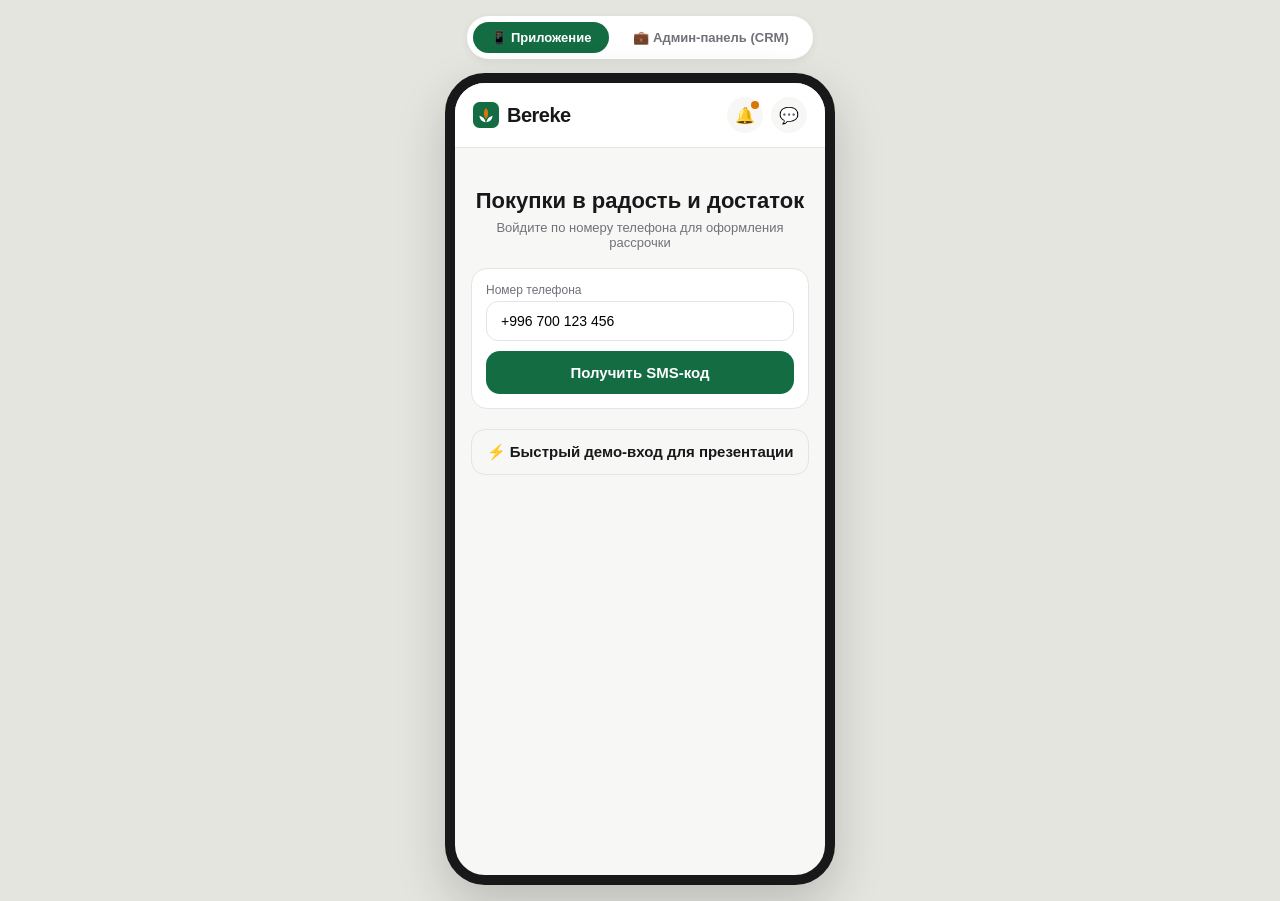
<file: prototype/index.html>
<!DOCTYPE html>
<html lang="ru">
<head>
  <meta charset="UTF-8">
  <meta name="viewport" content="width=device-width, initial-scale=1.0">
  <title>Bereke — Рассрочка смартфонов</title>
  <link rel="stylesheet" href="style.css">
</head>
<body>

<div class="top-switcher">
  <button id="modeClient" class="active" onclick="switchAppMode('client')">📱 Приложение</button>
  <button id="modeAdmin" onclick="switchAppMode('admin')">💼 Админ-панель (CRM)</button>
</div>

<div class="phone">
  <div class="header">
    <div class="brand">
      <svg width="26" height="26" viewBox="0 0 32 32" fill="none">
        <rect width="32" height="32" rx="8" fill="#146C43"/>
        <path d="M16 7C12.5 11.5 12.5 16.5 16 21C19.5 16.5 19.5 11.5 16 7Z" fill="#D97706"/>
        <path d="M8 17C8 21.5 11.5 24.5 15.5 25C15 21 12 18 8 17Z" fill="#FFFFFF"/>
        <path d="M24 17C24 21.5 20.5 24.5 16.5 25C17 21 20 18 24 17Z" fill="#FFFFFF"/>
      </svg>
      Bereke
    </div>
    <div class="header-actions">
      <button class="icon-btn" onclick="openModal('notifModal')">🔔<span class="badge"></span></button>
      <button class="icon-btn" onclick="openModal('chatModal')">💬</button>
    </div>
  </div>
  <div id="clientArea" class="content">
    <div id="scrAuth" class="screen active">
      <div class="auth-hero">
        <h2>Покупки в радость и достаток</h2>
        <p>Войдите по номеру телефона для оформления рассрочки</p>
      </div>
      <div class="card">
        <label class="field-label">Номер телефона</label>
        <input id="phoneInput" type="tel" value="+996 700 123 456">
        <div id="otpBlock" style="display:none;">
          <label class="field-label">Код из SMS (введите 1234)</label>
          <input id="otpInput" type="text" placeholder="• • • •" maxlength="4">
        </div>
        <button id="authBtn" class="btn btn-primary" onclick="handleAuth()">Получить SMS-код</button>
      </div>
      <button class="btn btn-outline demo-btn" onclick="loginSuccess()">⚡ Быстрый демо-вход для презентации</button>
    </div>
    <div id="scrCatalog" class="screen">
      <div class="banner">
        <span>0% первый взнос</span>
        <h3>Смартфоны в рассрочку до 24 мес.</h3>
        <p>Одобрение за 2 минуты по ID-карте без скрытых комиссий</p>
      </div>
      <input id="searchInput" type="text" placeholder="🔍 Поиск модели (например, iPhone 15)..." oninput="renderCatalog()">
      <div class="filter-row">
        <select id="colorFilter" onchange="renderCatalog()">
          <option value="all">Цвет: Все</option>
          <option value="Чёрный">Чёрный</option>
          <option value="Титановый">Титановый</option>
          <option value="Синий">Синий</option>
        </select>
        <select id="sortFilter" onchange="renderCatalog()">
          <option value="pop">По популярности</option>
          <option value="asc">Сначала дешевле</option>
          <option value="desc">Сначала дороже</option>
        </select>
      </div>
      <div class="chips" id="brandChips">
        <button class="chip active" onclick="setBrand('all', this)">Все</button>
        <button class="chip" onclick="setBrand('Apple', this)">Apple</button>
        <button class="chip" onclick="setBrand('Samsung', this)">Samsung</button>
        <button class="chip" onclick="setBrand('Xiaomi', this)">Xiaomi</button>
      </div>
      <div class="grid" id="catalogGrid"></div>
    </div>
    <div id="scrProduct" class="screen">
      <button class="back-link" onclick="navTo('scrCatalog')">← Назад в каталог</button>
      <div class="card">
        <div class="prod-img prod-img-lg" id="detEmoji">📱</div>
        <div class="muted-xs" id="detSpecs"></div>
        <h2 class="det-title" id="detTitle"></h2>
        <div class="row"><span class="muted">Цена при полной оплате:</span><strong class="num" id="detPrice"></strong></div>
        <div class="mem-section">
          <div class="muted-xs">Объём памяти:</div>
          <div class="mem-row" id="memChips"></div>
        </div>
      </div>
      <div class="card">
        <div class="card-heading">Калькулятор рассрочки Bereke</div>
        <div class="muted-xs">Срок рассрочки:</div>
        <div class="term-grid">
          <button class="term-btn" onclick="setTerm(3, this)">3 мес</button>
          <button class="term-btn" onclick="setTerm(6, this)">6 мес</button>
          <button class="term-btn active" onclick="setTerm(12, this)">12 мес</button>
          <button class="term-btn" onclick="setTerm(24, this)">24 мес</button>
        </div>
        <div class="row" style="margin-top:10px;">
          <span class="muted-xs">Первоначальный взнос (<span id="downPct">0</span>%):</span>
          <strong class="num" id="downVal">0 сом</strong>
        </div>
        <input type="range" id="downSlider" min="0" max="50" step="10" value="0" oninput="calcInstallment()">
        <div class="calc-summary">
          <div class="row" style="margin-bottom:4px;">
            <span>Ежемесячный платёж:</span>
            <strong class="num monthly-big" id="monthlyVal">0 сом</strong>
          </div>
          <div class="row muted-xs" style="margin:0;">
            <span>Переплата (наценка):</span>
            <span class="num" id="overpayVal">0 сом (0%)</span>
          </div>
        </div>
      </div>
      <button class="btn btn-accent" onclick="addToCart()">Добавить в корзину</button>
    </div>
    <div id="scrCart" class="screen">
      <h3 class="section-title">Оформление рассрочки</h3>
      <div id="cartEmpty" class="card empty-box">Корзина пуста. Выберите смартфон в каталоге.</div>
      <div id="cartFlow" style="display:none;">
        <div class="card">
          <div class="row"><strong id="cartItemName"></strong><span class="num" id="cartItemTotal"></span></div>
          <div class="muted-xs" id="cartItemDetails"></div>
        </div>
        <div class="card">
          <div class="card-heading">1. Верификация личности (KYC)</div>
          <div class="kyc-box" id="kycIdBox" onclick="toggleKyc('kycIdBox', '✅ ID-карта (лицевая и оборот) загружена')">📄 Загрузить фото паспорта / ID-карты</div>
          <div class="kyc-box" id="kycSelfieBox" onclick="toggleKyc('kycSelfieBox', '✅ Селфи с документом подтверждено')">🤳 Сделать селфи с документом</div>
        </div>
        <div class="card">
          <div class="card-heading">2. Анкета заёмщика</div>
          <input type="text" id="appWork" value="ОсОО «ТехноСервис», менеджер" placeholder="Место работы">
          <input type="number" id="appIncome" value="65000" placeholder="Ежемесячный доход (сом)">
          <input type="tel" id="appContact" value="+996 555 987 654" placeholder="Контактное лицо">
        </div>
        <button class="btn btn-primary" onclick="submitScoring()">Отправить на скоринг</button>
      </div>
      <div id="scoringBox" class="card scoring-box" style="display:none;">
        <div id="scoringLoading">
          <div class="emoji-lg">⏳</div>
          <strong>Проверяем данные через скоринг...</strong>
          <p class="muted-xs" style="margin-top:4px;">Оценка платёжеспособности и KYC</p>
        </div>
        <div id="scoringApproved" style="display:none;">
          <div class="emoji-lg">🎉</div>
          <strong class="approved-title">Рассрочка одобрена!</strong>
          <p class="muted-sm">Подпишите электронный договор кодом из SMS (4821)</p>
          <input type="text" id="signCode" value="4821" class="otp-sign">
          <button class="btn btn-accent" onclick="signContract()">Подписать договор</button>
        </div>
      </div>
    </div>
    <div id="scrPayments" class="screen">
      <h3 class="section-title">Мои рассрочки и график</h3>
      <div class="card">
        <div class="row"><strong id="activePlanTitle">iPhone 15 Pro (256 ГБ)</strong><span class="status-pill">Активна</span></div>
        <div class="row muted-sm"><span>Остаток долга:</span><strong class="num" style="color:var(--text);" id="remainBalance">72 000 сом</strong></div>
        <div class="card-strip">
          <div class="row" style="margin:0;"><span>💳 Автоплатёж: <strong id="linkedCard">Элкарт •••• 4512</strong></span><a href="#" onclick="changeCard();return false;">Изменить</a></div>
        </div>
        <div class="btn-pair">
          <button class="btn btn-primary btn-sm" onclick="payInstallment(false)">Оплатить платёж</button>
          <button class="btn btn-outline btn-sm" onclick="payInstallment(true)">Досрочно</button>
        </div>
      </div>
      <div class="card">
        <div class="card-heading">Календарь платежей</div>
        <div id="scheduleList"></div>
      </div>
    </div>
    <div id="scrProfile" class="screen">
      <div class="card profile-head">
        <div class="avatar">АК</div>
        <div>
          <strong>Азамат Касымов</strong>
          <div class="muted-xs">+996 700 123 456</div>
          <span class="kyc-verified">✔ KYC подтверждён (ID-карта)</span>
        </div>
      </div>
      <div class="card">
        <div class="card-heading">Лимит рассрочки Bereke</div>
        <div class="row"><span>Доступный лимит:</span><strong class="num" style="color:var(--primary);">150 000 сом</strong></div>
        <div class="progress-bar"><div style="width:65%;"></div></div>
      </div>
      <div class="card">
        <div class="row clickable" onclick="openModal('chatModal')"><span>💬 Чат с поддержкой Bereke</span><span>→</span></div>
        <div class="row clickable" style="margin:0;" onclick="navTo('scrAuth')"><span>🚪 Выйти из аккаунта</span><span>→</span></div>
      </div>
    </div>
  </div>
  <div id="adminArea" class="content" style="display:none;">
    <h3 class="section-title">CRM / Админ-панель Bereke</h3>
    <div class="grid" style="margin-bottom:12px;">
      <div class="card" style="margin:0;"><div class="muted-xs">Выдано за месяц</div><strong class="num stat-green">4 850 000 с</strong></div>
      <div class="card" style="margin:0;"><div class="muted-xs">Просрочка (NPL)</div><strong class="num stat-amber">1.8%</strong></div>
    </div>
    <div class="card">
      <div class="card-heading">Модерация заявок (KYC)</div>
      <div id="adminAppsList">
        <div class="mod-item">
          <div class="row" style="margin-bottom:2px;"><strong>Айгерим Сатыбалдиева</strong><span class="mod-tag">Проверка KYC</span></div>
          <div class="muted-xs" style="margin-bottom:6px;">Samsung Galaxy S24 • 12 мес • Доход: 55 000 с</div>
          <div class="btn-pair">
            <button class="btn btn-primary btn-xs" onclick="this.parentElement.innerHTML='<span class=ok-txt>✔ Одобрено вручную</span>'">Одобрить</button>
            <button class="btn btn-outline btn-xs" onclick="this.parentElement.innerHTML='<span class=no-txt>✖ Отклонено</span>'">Отклонить</button>
          </div>
        </div>
      </div>
    </div>
    <div class="card">
      <div class="card-heading">Добавить смартфон в каталог</div>
      <input id="newPhoneName" type="text" placeholder="Модель (напр. iPhone 16 Pro)">
      <input id="newPhonePrice" type="number" placeholder="Цена в сомах (напр. 115000)">
      <button class="btn btn-primary btn-sm" onclick="adminAddPhone()">+ Добавить в витрину</button>
    </div>
  </div>
  <div id="bottomNav" class="nav" style="display:none;">
    <button id="navCatalog" class="active" onclick="navTo('scrCatalog')"><span>📱</span>Каталог</button>
    <button id="navCart" onclick="navTo('scrCart')"><span>🛒</span>Корзина</button>
    <button id="navPayments" onclick="navTo('scrPayments')"><span>📅</span>Платежи</button>
    <button id="navProfile" onclick="navTo('scrProfile')"><span>👤</span>Профиль</button>
  </div>
  <div id="notifModal" class="modal" onclick="if(event.target===this)closeModal('notifModal')">
    <div class="sheet">
      <div class="row"><strong>Уведомления</strong><button class="close-btn" onclick="closeModal('notifModal')">✕</button></div>
      <div class="card"><strong class="notif-amber">⏰ Напоминание о платеже</strong><p class="muted-xs" style="margin-top:4px;">Через 3 дня плановое списание 6 000 сом по рассрочке iPhone 15 Pro.</p></div>
      <div class="card"><strong class="notif-green">✔ Лимит увеличен</strong><p class="muted-xs" style="margin-top:4px;">Вам доступен персональный лимит до 150 000 сом без первого взноса.</p></div>
    </div>
  </div>
  <div id="chatModal" class="modal" onclick="if(event.target===this)closeModal('chatModal')">
    <div class="sheet">
      <div class="row"><strong>Поддержка Bereke</strong><button class="close-btn" onclick="closeModal('chatModal')">✕</button></div>
      <div id="chatBox" class="chat-box">
        <div class="chat-msg chat-bot">Саламатсызбы! Я помощник Bereke. Подсказать по условиям рассрочки или досрочному погашению?</div>
      </div>
      <div class="chat-input-row">
        <input id="chatInput" type="text" placeholder="Напишите вопрос..." style="margin:0;">
        <button class="btn btn-primary send-btn" onclick="sendChat()">➤</button>
      </div>
    </div>
  </div>
</div>
<script src="app.js"></script>
</body>
</html>
</file>
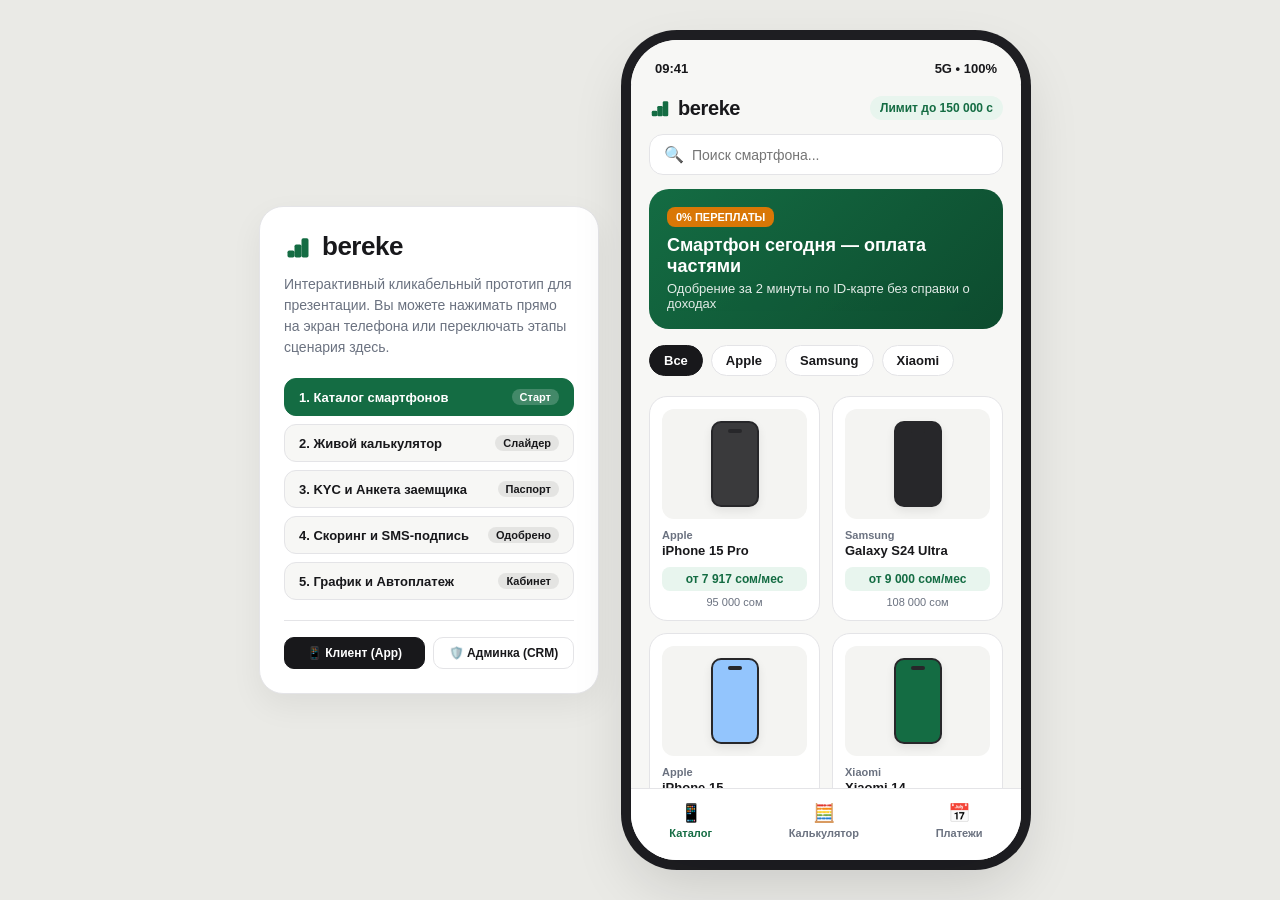
<file: prototype/bereke_prototype.html>
<!DOCTYPE html>
<html lang="ru">
<head>
<meta charset="UTF-8">
<meta name="viewport" content="width=device-width, initial-scale=1.0">
<title>bereke — Интерактивный прототип для презентации</title>
<style>
  :root {
    --primary: #146C43;
    --primary-hover: #0F5132;
    --primary-light: #E8F5EE;
    --accent: #D97706;
    --accent-hover: #B45309;
    --accent-light: #FEF3C7;
    --bg-outer: #EAEAE6;
    --bg-app: #F7F7F5;
    --surface: #FFFFFF;
    --text-main: #18181B;
    --text-muted: #6B7280;
    --border: #E4E4E7;
    --danger: #DC2626;
  }

  * {
    box-sizing: border-box;
    margin: 0;
    padding: 0;
    font-family: -apple-system, BlinkMacSystemFont, "Segoe UI", Roboto, Helvetica, Arial, sans-serif;
    -webkit-tap-highlight-color: transparent;
  }

  body {
    background: var(--bg-outer);
    color: var(--text-main);
    min-height: 100vh;
    display: flex;
    align-items: center;
    justify-content: center;
    padding: 24px 16px;
    gap: 32px;
    flex-wrap: wrap;
  }

  /* Презентационная боковая панель для спикера */
  .presenter-panel {
    max-width: 340px;
    background: var(--surface);
    border-radius: 24px;
    padding: 24px;
    box-shadow: 0 12px 32px rgba(0, 0, 0, 0.06);
    border: 1px solid var(--border);
  }

  .brand-header {
    display: flex;
    align-items: center;
    gap: 10px;
    margin-bottom: 12px;
  }

  .logo-steps {
    width: 28px;
    height: 28px;
    display: inline-block;
  }

  .brand-title {
    font-size: 26px;
    font-weight: 800;
    letter-spacing: -0.5px;
    color: var(--text-main);
  }

  .presenter-desc {
    font-size: 14px;
    line-height: 1.5;
    color: var(--text-muted);
    margin-bottom: 20px;
  }

  .step-nav {
    display: flex;
    flex-direction: column;
    gap: 8px;
    margin-bottom: 20px;
  }

  .step-btn {
    display: flex;
    align-items: center;
    justify-content: space-between;
    padding: 10px 14px;
    border-radius: 12px;
    border: 1px solid var(--border);
    background: var(--bg-app);
    color: var(--text-main);
    font-size: 13px;
    font-weight: 600;
    cursor: pointer;
    transition: all 0.2s;
    text-align: left;
  }

  .step-btn:hover {
    border-color: var(--primary);
  }

  .step-btn.active {
    background: var(--primary);
    color: #FFFFFF;
    border-color: var(--primary);
  }

  .step-badge {
    font-size: 11px;
    padding: 2px 8px;
    border-radius: 99px;
    background: rgba(0,0,0,0.08);
  }

  .step-btn.active .step-badge {
    background: rgba(255,255,255,0.2);
  }

  .mode-switch {
    display: flex;
    gap: 8px;
    padding-top: 16px;
    border-top: 1px solid var(--border);
  }

  .mode-btn {
    flex: 1;
    padding: 8px 10px;
    border-radius: 10px;
    border: 1px solid var(--border);
    background: var(--surface);
    font-size: 12px;
    font-weight: 600;
    cursor: pointer;
    color: var(--text-main);
  }

  .mode-btn.active {
    background: var(--text-main);
    color: #FFFFFF;
    border-color: var(--text-main);
  }

  /* Рамка смартфона */
  .phone-frame {
    width: 390px;
    height: 820px;
    background: var(--bg-app);
    border-radius: 46px;
    box-shadow: 0 24px 60px rgba(0, 0, 0, 0.14), 0 0 0 10px #1F1F23;
    position: relative;
    overflow: hidden;
    display: flex;
    flex-direction: column;
  }

  .status-bar {
    height: 44px;
    padding: 12px 24px 0;
    display: flex;
    justify-content: space-between;
    align-items: center;
    font-size: 13px;
    font-weight: 700;
    background: var(--bg-app);
    z-index: 10;
    flex-shrink: 0;
  }

  .notch {
    width: 110px;
    height: 24px;
    background: #1F1F23;
    border-radius: 99px;
    position: absolute;
    top: 10px;
    left: 50%;
    transform: translateX(-50%);
  }

  .app-screen {
    flex: 1;
    overflow-y: auto;
    padding: 12px 18px 88px;
    display: none;
    animation: fadeIn 0.22s ease;
  }

  .app-screen.active {
    display: block;
  }

  @keyframes fadeIn {
    from { opacity: 0; transform: translateY(6px); }
    to { opacity: 1; transform: translateY(0); }
  }

  /* Общие элементы UI */
  .top-row {
    display: flex;
    align-items: center;
    justify-content: space-between;
    margin-bottom: 14px;
  }

  .app-logo-small {
    display: flex;
    align-items: center;
    gap: 7px;
    font-size: 20px;
    font-weight: 800;
    letter-spacing: -0.4px;
  }

  .pill-tag {
    background: var(--primary-light);
    color: var(--primary);
    font-size: 12px;
    font-weight: 700;
    padding: 5px 10px;
    border-radius: 99px;
  }

  .search-box {
    background: var(--surface);
    border: 1px solid var(--border);
    border-radius: 14px;
    padding: 10px 14px;
    display: flex;
    align-items: center;
    gap: 8px;
    margin-bottom: 14px;
  }

  .search-box input {
    border: none;
    outline: none;
    width: 100%;
    font-size: 14px;
    background: transparent;
    color: var(--text-main);
  }

  .promo-banner {
    background: linear-gradient(135deg, #146C43 0%, #0D4B2E 100%);
    color: #FFFFFF;
    border-radius: 20px;
    padding: 18px;
    margin-bottom: 16px;
    position: relative;
    overflow: hidden;
  }

  .promo-badge {
    display: inline-block;
    background: var(--accent);
    color: #FFFFFF;
    font-size: 11px;
    font-weight: 700;
    padding: 4px 9px;
    border-radius: 8px;
    margin-bottom: 8px;
  }

  .promo-banner h3 {
    font-size: 18px;
    font-weight: 700;
    margin-bottom: 4px;
  }

  .promo-banner p {
    font-size: 13px;
    opacity: 0.88;
  }

  .chips-row {
    display: flex;
    gap: 8px;
    overflow-x: auto;
    padding-bottom: 6px;
    margin-bottom: 14px;
  }

  .chip {
    padding: 7px 14px;
    border-radius: 99px;
    background: var(--surface);
    border: 1px solid var(--border);
    font-size: 13px;
    font-weight: 600;
    cursor: pointer;
    white-space: nowrap;
  }

  .chip.active {
    background: var(--text-main);
    color: #FFFFFF;
    border-color: var(--text-main);
  }

  .products-grid {
    display: grid;
    grid-template-columns: 1fr 1fr;
    gap: 12px;
  }

  .product-card {
    background: var(--surface);
    border-radius: 18px;
    padding: 12px;
    border: 1px solid var(--border);
    cursor: pointer;
    transition: transform 0.15s, box-shadow 0.15s;
    display: flex;
    flex-direction: column;
    justify-content: space-between;
  }

  .product-card:hover {
    transform: translateY(-2px);
    box-shadow: 0 8px 20px rgba(0,0,0,0.06);
  }

  .phone-illustration {
    width: 100%;
    height: 110px;
    background: #F4F4F2;
    border-radius: 12px;
    display: flex;
    align-items: center;
    justify-content: center;
    margin-bottom: 10px;
  }

  .phone-svg {
    width: 48px;
    height: 86px;
    border-radius: 10px;
    border: 2.5px solid #27272A;
    position: relative;
    display: flex;
    flex-direction: column;
    align-items: center;
    padding-top: 6px;
    box-shadow: 0 4px 10px rgba(0,0,0,0.08);
  }

  .phone-island {
    width: 14px;
    height: 4px;
    background: #27272A;
    border-radius: 4px;
  }

  .product-brand {
    font-size: 11px;
    color: var(--text-muted);
    font-weight: 600;
  }

  .product-name {
    font-size: 13px;
    font-weight: 700;
    margin: 2px 0 8px;
    line-height: 1.25;
  }

  .monthly-pill {
    background: var(--primary-light);
    color: var(--primary);
    font-size: 12px;
    font-weight: 800;
    padding: 5px 8px;
    border-radius: 8px;
    text-align: center;
    font-variant-numeric: tabular-nums;
  }

  .full-price {
    font-size: 11px;
    color: var(--text-muted);
    margin-top: 5px;
    text-align: center;
    font-variant-numeric: tabular-nums;
  }

  /* Экран 2: Карточка и калькулятор */
  .back-btn {
    background: var(--surface);
    border: 1px solid var(--border);
    width: 36px;
    height: 36px;
    border-radius: 12px;
    display: flex;
    align-items: center;
    justify-content: center;
    cursor: pointer;
    font-weight: 700;
    font-size: 16px;
  }

  .detail-hero {
    background: var(--surface);
    border-radius: 20px;
    padding: 18px;
    border: 1px solid var(--border);
    text-align: center;
    margin-bottom: 14px;
  }

  .detail-hero .phone-svg {
    width: 64px;
    height: 116px;
    margin: 0 auto 12px;
  }

  .detail-title {
    font-size: 19px;
    font-weight: 800;
    margin-bottom: 4px;
  }

  .detail-specs {
    font-size: 13px;
    color: var(--text-muted);
    margin-bottom: 12px;
  }

  .memory-pills {
    display: flex;
    justify-content: center;
    gap: 8px;
  }

  .mem-pill {
    padding: 6px 12px;
    border-radius: 10px;
    border: 1px solid var(--border);
    font-size: 12px;
    font-weight: 700;
    cursor: pointer;
    background: var(--bg-app);
  }

  .mem-pill.active {
    border-color: var(--primary);
    background: var(--primary-light);
    color: var(--primary);
  }

  .calc-card {
    background: var(--surface);
    border-radius: 20px;
    padding: 16px;
    border: 1px solid var(--border);
    margin-bottom: 14px;
  }

  .calc-header {
    display: flex;
    justify-content: space-between;
    align-items: center;
    margin-bottom: 12px;
  }

  .calc-title {
    font-size: 15px;
    font-weight: 800;
  }

  .zero-badge {
    background: var(--accent-light);
    color: var(--accent-hover);
    font-size: 11px;
    font-weight: 700;
    padding: 3px 8px;
    border-radius: 6px;
  }

  .term-grid {
    display: grid;
    grid-template-columns: repeat(4, 1fr);
    gap: 6px;
    margin-bottom: 16px;
  }

  .term-btn {
    padding: 9px 4px;
    border-radius: 10px;
    border: 1px solid var(--border);
    background: var(--bg-app);
    font-size: 13px;
    font-weight: 700;
    cursor: pointer;
    text-align: center;
  }

  .term-btn.active {
    background: var(--primary);
    color: #FFFFFF;
    border-color: var(--primary);
  }

  .slider-label {
    display: flex;
    justify-content: space-between;
    font-size: 13px;
    margin-bottom: 6px;
    font-weight: 600;
  }

  .slider-val {
    font-weight: 800;
    color: var(--primary);
    font-variant-numeric: tabular-nums;
  }

  input[type="range"] {
    width: 100%;
    accent-color: var(--primary);
    margin-bottom: 16px;
    cursor: pointer;
  }

  .summary-box {
    background: var(--bg-app);
    border-radius: 14px;
    padding: 12px 14px;
    display: flex;
    justify-content: space-between;
    align-items: center;
  }

  .summary-monthly-label {
    font-size: 12px;
    color: var(--text-muted);
  }

  .summary-monthly-val {
    font-size: 22px;
    font-weight: 800;
    color: var(--primary);
    font-variant-numeric: tabular-nums;
  }

  .summary-right {
    text-align: right;
    font-size: 12px;
    color: var(--text-muted);
    font-variant-numeric: tabular-nums;
  }

  .cta-btn {
    width: 100%;
    padding: 15px;
    border-radius: 16px;
    border: none;
    background: var(--accent);
    color: #FFFFFF;
    font-size: 15px;
    font-weight: 800;
    cursor: pointer;
    transition: background 0.15s;
  }

  .cta-btn:hover {
    background: var(--accent-hover);
  }

  .cta-btn.green {
    background: var(--primary);
  }

  .cta-btn.green:hover {
    background: var(--primary-hover);
  }

  /* Экран 3: KYC и Анкета */
  .form-card {
    background: var(--surface);
    border-radius: 20px;
    padding: 16px;
    border: 1px solid var(--border);
    margin-bottom: 14px;
  }

  .form-card h4 {
    font-size: 15px;
    font-weight: 800;
    margin-bottom: 12px;
  }

  .kyc-grid {
    display: grid;
    grid-template-columns: 1fr 1fr;
    gap: 10px;
  }

  .kyc-box {
    border: 1.5px dashed #A1A1AA;
    border-radius: 14px;
    padding: 14px 10px;
    text-align: center;
    cursor: pointer;
    background: var(--bg-app);
    transition: all 0.2s;
  }

  .kyc-box.uploaded {
    border-style: solid;
    border-color: var(--primary);
    background: var(--primary-light);
  }

  .kyc-icon {
    font-size: 22px;
    margin-bottom: 6px;
  }

  .kyc-text {
    font-size: 12px;
    font-weight: 700;
    color: var(--text-main);
  }

  .kyc-sub {
    font-size: 11px;
    color: var(--text-muted);
    margin-top: 2px;
  }

  .input-group {
    margin-bottom: 12px;
  }

  .input-group label {
    display: block;
    font-size: 12px;
    font-weight: 700;
    color: var(--text-muted);
    margin-bottom: 5px;
  }

  .input-group input, .input-group select {
    width: 100%;
    padding: 11px 12px;
    border-radius: 12px;
    border: 1px solid var(--border);
    background: var(--bg-app);
    font-size: 14px;
    font-weight: 600;
    color: var(--text-main);
  }

  /* Экран 4: Скоринг и SMS */
  .scoring-center {
    text-align: center;
    padding: 24px 12px;
  }

  .spinner {
    width: 48px;
    height: 48px;
    border: 4px solid var(--primary-light);
    border-top-color: var(--primary);
    border-radius: 50%;
    animation: spin 0.9s linear infinite;
    margin: 0 auto 16px;
  }

  @keyframes spin {
    to { transform: rotate(360deg); }
  }

  .approved-badge {
    width: 64px;
    height: 64px;
    border-radius: 50%;
    background: var(--primary);
    color: #FFFFFF;
    font-size: 30px;
    display: flex;
    align-items: center;
    justify-content: center;
    margin: 0 auto 14px;
  }

  .sms-inputs {
    display: flex;
    justify-content: center;
    gap: 10px;
    margin: 16px 0;
  }

  .sms-inputs input {
    width: 48px;
    height: 54px;
    text-align: center;
    font-size: 22px;
    font-weight: 800;
    border-radius: 14px;
    border: 1.5px solid var(--border);
    background: var(--surface);
  }

  /* Экран 5: График платежей */
  .active-plan-card {
    background: var(--primary);
    color: #FFFFFF;
    border-radius: 20px;
    padding: 18px;
    margin-bottom: 14px;
  }

  .plan-top {
    display: flex;
    justify-content: space-between;
    align-items: center;
    margin-bottom: 12px;
  }

  .progress-bar {
    height: 8px;
    background: rgba(255,255,255,0.22);
    border-radius: 99px;
    overflow: hidden;
    margin: 10px 0 8px;
  }

  .progress-fill {
    height: 100%;
    background: #FBBF24;
    border-radius: 99px;
    transition: width 0.3s;
  }

  .schedule-item {
    background: var(--surface);
    border-radius: 14px;
    padding: 12px 14px;
    border: 1px solid var(--border);
    display: flex;
    justify-content: space-between;
    align-items: center;
    margin-bottom: 8px;
  }

  .sched-date {
    font-size: 13px;
    font-weight: 700;
  }

  .sched-status {
    font-size: 11px;
    font-weight: 600;
    margin-top: 2px;
  }

  .status-paid { color: var(--primary); }
  .status-next { color: var(--accent); }
  .status-wait { color: var(--text-muted); }

  .sched-amount {
    font-size: 14px;
    font-weight: 800;
    font-variant-numeric: tabular-nums;
  }

  /* Нижний TabBar */
  .tab-bar {
    position: absolute;
    bottom: 0;
    left: 0;
    right: 0;
    height: 72px;
    background: var(--surface);
    border-top: 1px solid var(--border);
    display: flex;
    justify-content: space-around;
    align-items: center;
    padding-bottom: 8px;
    z-index: 20;
  }

  .tab-item {
    display: flex;
    flex-direction: column;
    align-items: center;
    gap: 3px;
    font-size: 11px;
    font-weight: 700;
    color: var(--text-muted);
    cursor: pointer;
    border: none;
    background: none;
  }

  .tab-item.active {
    color: var(--primary);
  }

  .tab-icon {
    font-size: 18px;
  }

  /* Админка CRM */
  .admin-stat-grid {
    display: grid;
    grid-template-columns: 1fr 1fr;
    gap: 10px;
    margin-bottom: 14px;
  }

  .stat-card {
    background: var(--surface);
    border: 1px solid var(--border);
    border-radius: 16px;
    padding: 12px;
  }

  .stat-val {
    font-size: 18px;
    font-weight: 800;
    color: var(--primary);
    margin-top: 4px;
  }

  .req-card {
    background: var(--surface);
    border: 1px solid var(--border);
    border-radius: 16px;
    padding: 14px;
    margin-bottom: 10px;
  }

  .req-actions {
    display: flex;
    gap: 8px;
    margin-top: 10px;
  }

  .btn-sm {
    flex: 1;
    padding: 8px;
    border-radius: 10px;
    border: none;
    font-size: 12px;
    font-weight: 700;
    cursor: pointer;
  }
</style>
</head>
<body>

  <!-- Левая панель управления презентацией -->
  <div class="presenter-panel">
    <div class="brand-header">
      <svg class="logo-steps" viewBox="0 0 32 32" fill="none">
        <rect x="4" y="20" width="8" height="8" rx="2" fill="#146C43"/>
        <rect x="12" y="13" width="8" height="15" rx="2" fill="#146C43"/>
        <rect x="20" y="6" width="8" height="22" rx="2" fill="#146C43"/>
      </svg>
      <span class="brand-title">bereke</span>
    </div>
    <p class="presenter-desc">
      Интерактивный кликабельный прототип для презентации. Вы можете нажимать прямо на экран телефона или переключать этапы сценария здесь.
    </p>

    <div class="step-nav" id="stepNav">
      <button class="step-btn active" onclick="goScreen('screen-catalog', this)">
        <span>1. Каталог смартфонов</span>
        <span class="step-badge">Старт</span>
      </button>
      <button class="step-btn" onclick="goScreen('screen-detail', this)">
        <span>2. Живой калькулятор</span>
        <span class="step-badge">Слайдер</span>
      </button>
      <button class="step-btn" onclick="goScreen('screen-kyc', this)">
        <span>3. KYC и Анкета заемщика</span>
        <span class="step-badge">Паспорт</span>
      </button>
      <button class="step-btn" onclick="goScreen('screen-scoring', this)">
        <span>4. Скоринг и SMS-подпись</span>
        <span class="step-badge">Одобрено</span>
      </button>
      <button class="step-btn" onclick="goScreen('screen-schedule', this)">
        <span>5. График и Автоплатеж</span>
        <span class="step-badge">Кабинет</span>
      </button>
    </div>

    <div class="mode-switch">
      <button class="mode-btn active" id="btnClientMode" onclick="setMode('client')">📱 Клиент (App)</button>
      <button class="mode-btn" id="btnAdminMode" onclick="setMode('admin')">🛡️ Админка (CRM)</button>
    </div>
  </div>

  <!-- Макет смартфона -->
  <div class="phone-frame">
    <div class="notch"></div>
    <div class="status-bar">
      <span>09:41</span>
      <span>5G • 100%</span>
    </div>

    <!-- ЭКРАН 1: Каталог -->
    <div class="app-screen active" id="screen-catalog">
      <div class="top-row">
        <div class="app-logo-small">
          <svg width="22" height="22" viewBox="0 0 32 32" fill="none">
            <rect x="4" y="20" width="8" height="8" rx="2" fill="#146C43"/>
            <rect x="12" y="13" width="8" height="15" rx="2" fill="#146C43"/>
            <rect x="20" y="6" width="8" height="22" rx="2" fill="#146C43"/>
          </svg>
          <span>bereke</span>
        </div>
        <span class="pill-tag">Лимит до 150 000 с</span>
      </div>

      <div class="search-box">
        <span>🔍</span>
        <input type="text" id="searchInput" placeholder="Поиск смартфона..." oninput="filterProducts()">
      </div>

      <div class="promo-banner">
        <span class="promo-badge">0% ПЕРЕПЛАТЫ</span>
        <h3>Смартфон сегодня — оплата частями</h3>
        <p>Одобрение за 2 минуты по ID-карте без справки о доходах</p>
      </div>

      <div class="chips-row">
        <div class="chip active" onclick="selectBrand('All', this)">Все</div>
        <div class="chip" onclick="selectBrand('Apple', this)">Apple</div>
        <div class="chip" onclick="selectBrand('Samsung', this)">Samsung</div>
        <div class="chip" onclick="selectBrand('Xiaomi', this)">Xiaomi</div>
      </div>

      <div class="products-grid" id="productsGrid"></div>
    </div>

    <!-- ЭКРАН 2: Карточка товара + Калькулятор -->
    <div class="app-screen" id="screen-detail">
      <div class="top-row">
        <button class="back-btn" onclick="goScreen('screen-catalog')">←</button>
        <span style="font-weight:700; font-size:14px;">Условия рассрочки</span>
        <div style="width:36px;"></div>
      </div>

      <div class="detail-hero">
        <div class="phone-svg" id="detailPhoneColor" style="background:#2C2C2E;">
          <div class="phone-island"></div>
        </div>
        <div class="detail-title" id="detailTitle">iPhone 15 Pro</div>
        <div class="detail-specs" id="detailSpecs">6.1" OLED • A17 Pro • Титан</div>
        <div class="memory-pills">
          <div class="mem-pill active" onclick="selectMemory(0, this)">128 ГБ</div>
          <div class="mem-pill" onclick="selectMemory(12000, this)">256 ГБ</div>
          <div class="mem-pill" onclick="selectMemory(26000, this)">512 ГБ</div>
        </div>
      </div>

      <div class="calc-card">
        <div class="calc-header">
          <span class="calc-title">Калькулятор bereke</span>
          <span class="zero-badge" id="overpayBadge">0% переплата</span>
        </div>

        <div class="term-grid">
          <button class="term-btn" onclick="selectTerm(3, this)">3 мес</button>
          <button class="term-btn" onclick="selectTerm(6, this)">6 мес</button>
          <button class="term-btn active" onclick="selectTerm(12, this)">12 мес</button>
          <button class="term-btn" onclick="selectTerm(24, this)">24 мес</button>
        </div>

        <div class="slider-label">
          <span>Первоначальный взнос</span>
          <span class="slider-val" id="downPayLabel">0 сом</span>
        </div>
        <input type="range" id="downPaySlider" min="0" max="50" step="5" value="0" oninput="recalcInstallment()">

        <div class="summary-box">
          <div>
            <div class="summary-monthly-label">Ежемесячный платеж</div>
            <div class="summary-monthly-val" id="monthlyResult">7 917 сом</div>
          </div>
          <div class="summary-right">
            <div>Цена: <b id="totalPriceLabel">95 000 сом</b></div>
            <div id="overpayText">Переплата: 0 сом</div>
          </div>
        </div>
      </div>

      <button class="cta-btn" onclick="goScreen('screen-kyc')">Оформить рассрочку</button>
    </div>

    <!-- ЭКРАН 3: KYC и Анкета -->
    <div class="app-screen" id="screen-kyc">
      <div class="top-row">
        <button class="back-btn" onclick="goScreen('screen-detail')">←</button>
        <span style="font-weight:700; font-size:14px;">Верификация (KYC)</span>
        <span class="pill-tag">Шаг 1 из 2</span>
      </div>

      <div class="form-card">
        <h4>1. Документы (нажмите для теста)</h4>
        <div class="kyc-grid">
          <div class="kyc-box" id="kycPassport" onclick="toggleKyc('kycPassport', 'ID-карта загружена')">
            <div class="kyc-icon">🪪</div>
            <div class="kyc-text" id="kycPassportText">Фото ID-карты</div>
            <div class="kyc-sub">Лицевая сторона</div>
          </div>
          <div class="kyc-box" id="kycSelfie" onclick="toggleKyc('kycSelfie', 'Селфи подтверждено')">
            <div class="kyc-icon">🤳</div>
            <div class="kyc-text" id="kycSelfieText">Селфи-проверка</div>
            <div class="kyc-sub">Liveness-тест</div>
          </div>
        </div>
      </div>

      <div class="form-card">
        <h4>2. Анкета заемщика</h4>
        <div class="input-group">
          <label>ФИО (распознано из ID-карты)</label>
          <input type="text" value="Асанов Азамат Бакытович">
        </div>
        <div class="input-group">
          <label>Место работы и должность</label>
          <input type="text" value="ОсОО «ТехноСервис», Менеджер">
        </div>
        <div class="input-group">
          <label>Ежемесячный доход (сом)</label>
          <input type="number" value="65000">
        </div>
        <div class="input-group" style="margin-bottom:0;">
          <label>Контактное лицо (родственник)</label>
          <input type="text" value="+996 700 554 321 (Брат)">
        </div>
      </div>

      <button class="cta-btn green" onclick="startScoring()">Отправить на скоринг</button>
    </div>

    <!-- ЭКРАН 4: Скоринг и SMS -->
    <div class="app-screen" id="screen-scoring">
      <div id="scoringLoading" class="scoring-center">
        <div class="spinner"></div>
        <h3 style="font-size:18px; margin-bottom:6px;">Проверяем заявку...</h3>
        <p style="font-size:13px; color:var(--text-muted);">
          Сверяем данные с банковским скорингом и формируем персональный лимит
        </p>
      </div>

      <div id="scoringResult" style="display:none;">
        <div class="scoring-center" style="padding-bottom:12px;">
          <div class="approved-badge">✓</div>
          <h3 style="font-size:20px; font-weight:800; margin-bottom:4px;">Рассрочка одобрена!</h3>
          <p style="font-size:13px; color:var(--text-muted);" id="approvedSubtitle">
            iPhone 15 Pro • 12 мес. • 7 917 сом/мес
          </p>
        </div>

        <div class="form-card" style="text-align:center;">
          <h4>Подписание договора по SMS</h4>
          <p style="font-size:12px; color:var(--text-muted);">
            Мы отправили 4-значный код подтверждения на номер <b>+996 555 123 456</b>
          </p>
          <div class="sms-inputs">
            <input type="text" maxlength="1" value="4">
            <input type="text" maxlength="1" value="8">
            <input type="text" maxlength="1" value="2">
            <input type="text" maxlength="1" value="9">
          </div>
          <button class="cta-btn green" onclick="confirmContract()">Подписать договор</button>
        </div>
      </div>
    </div>

    <!-- ЭКРАН 5: График платежей и Кабинет -->
    <div class="app-screen" id="screen-schedule">
      <div class="top-row">
        <span style="font-size:18px; font-weight:800;">Мои рассрочки</span>
        <span class="pill-tag">Активна</span>
      </div>

      <div class="active-plan-card">
        <div class="plan-top">
          <div>
            <div style="font-size:12px; opacity:0.8;">Договор №BRK-2026-084</div>
            <div style="font-size:17px; font-weight:800;" id="planDeviceName">iPhone 15 Pro (128 ГБ)</div>
          </div>
          <span style="background:rgba(255,255,255,0.2); padding:4px 9px; border-radius:8px; font-size:11px; font-weight:700;">Автоплатеж ВКЛ</span>
        </div>

        <div class="progress-bar">
          <div class="progress-fill" id="planProgressFill" style="width: 15%;"></div>
        </div>
        <div style="display:flex; justify-content:space-between; font-size:12px; opacity:0.9;">
          <span id="planPaidCount">Оплачено: 0 из 12</span>
          <span id="planRemainingSum">Остаток: 95 000 сом</span>
        </div>
      </div>

      <div class="form-card" style="display:flex; justify-content:space-between; align-items:center;">
        <div>
          <div style="font-size:12px; color:var(--text-muted);">Привязанная карта</div>
          <div style="font-size:14px; font-weight:700;">💳 Элкарт / Visa •••• 4821</div>
        </div>
        <button class="btn-sm" style="background:var(--accent-light); color:var(--accent-hover); flex:none; padding:8px 12px;" onclick="payEarly()">
          Погасить сейчас
        </button>
      </div>

      <h4 style="font-size:14px; font-weight:800; margin:12px 0 8px;">График списаний</h4>
      <div id="scheduleList"></div>
    </div>

    <!-- ЭКРАН АДМИНКИ (CRM) -->
    <div class="app-screen" id="screen-admin">
      <div class="top-row">
        <span style="font-size:18px; font-weight:800;">bereke CRM</span>
        <span class="pill-tag">Админ-панель</span>
      </div>

      <div class="admin-stat-grid">
        <div class="stat-card">
          <div style="font-size:11px; color:var(--text-muted); font-weight:700;">ВЫДАНО ЗА МЕСЯЦ</div>
          <div class="stat-val">4.85 млн с</div>
        </div>
        <div class="stat-card">
          <div style="font-size:11px; color:var(--text-muted); font-weight:700;">ПРОСРОЧКА (NPL)</div>
          <div class="stat-val" style="color:var(--accent);">1.4%</div>
        </div>
      </div>

      <h4 style="font-size:14px; font-weight:800; margin-bottom:8px;">Заявки на модерации (KYC)</h4>
      <div id="adminRequests">
        <div class="req-card" id="req1">
          <div style="display:flex; justify-content:space-between; font-weight:700; font-size:13px;">
            <span>Асанов Азамат Б.</span>
            <span style="color:var(--primary);">95 000 сом</span>
          </div>
          <div style="font-size:12px; color:var(--text-muted); margin-top:3px;">
            iPhone 15 Pro • 12 мес. • Скоринг: 780 баллов
          </div>
          <div class="req-actions">
            <button class="btn-sm" style="background:var(--primary); color:#fff;" onclick="moderateReq('req1', 'Одобрено ✓')">Одобрить</button>
            <button class="btn-sm" style="background:#FEE2E2; color:var(--danger);" onclick="moderateReq('req1', 'Отклонено ✕')">Отклонить</button>
          </div>
        </div>

        <div class="req-card" id="req2">
          <div style="display:flex; justify-content:space-between; font-weight:700; font-size:13px;">
            <span>Кадырова Айгуль Т.</span>
            <span style="color:var(--primary);">68 000 сом</span>
          </div>
          <div style="font-size:12px; color:var(--text-muted); margin-top:3px;">
            Samsung Galaxy S24 • 6 мес. • Ручная проверка ID
          </div>
          <div class="req-actions">
            <button class="btn-sm" style="background:var(--primary); color:#fff;" onclick="moderateReq('req2', 'Одобрено ✓')">Одобрить</button>
            <button class="btn-sm" style="background:#FEE2E2; color:var(--danger);" onclick="moderateReq('req2', 'Отклонено ✕')">Отклонить</button>
          </div>
        </div>
      </div>
    </div>

    <!-- Нижняя панель навигации -->
    <div class="tab-bar" id="clientTabBar">
      <button class="tab-item active" onclick="goScreen('screen-catalog')">
        <span class="tab-icon">📱</span>
        <span>Каталог</span>
      </button>
      <button class="tab-item" onclick="goScreen('screen-detail')">
        <span class="tab-icon">🧮</span>
        <span>Калькулятор</span>
      </button>
      <button class="tab-item" onclick="goScreen('screen-schedule')">
        <span class="tab-icon">📅</span>
        <span>Платежи</span>
      </button>
    </div>
  </div>

<script>
  const phones = [
    { id: 1, brand: 'Apple', name: 'iPhone 15 Pro', specs: '6.1" OLED • A17 Pro • Титан', price: 95000, color: '#3A3A3C' },
    { id: 2, brand: 'Samsung', name: 'Galaxy S24 Ultra', specs: '6.8" AMOLED • S-Pen • 200 МП', price: 108000, color: '#27272A' },
    { id: 3, brand: 'Apple', name: 'iPhone 15', specs: '6.1" OLED • A16 Bionic • 48 МП', price: 74000, color: '#93C5FD' },
    { id: 4, brand: 'Xiaomi', name: 'Xiaomi 14', specs: '6.36" LTPO • Leica • Snapdragon 8', price: 62000, color: '#146C43' },
    { id: 5, brand: 'Samsung', name: 'Galaxy A55 5G', specs: '6.6" Super AMOLED • 5000 мАч', price: 36000, color: '#CBD5E1' },
    { id: 6, brand: 'Xiaomi', name: 'Redmi Note 13 Pro', specs: '6.67" 120Hz • 200 МП • 67W', price: 27000, color: '#D97706' }
  ];

  let selectedBrand = 'All';
  let currentPhone = phones[0];
  let memoryExtra = 0;
  let selectedTerm = 12;
  let paidMonths = 0;

  function fmt(num) {
    return Math.round(num).toString().replace(/\B(?=(\d{3})+(?!\d))/g, ' ') + ' сом';
  }

  function renderProducts() {
    const query = document.getElementById('searchInput').value.toLowerCase();
    const grid = document.getElementById('productsGrid');
    grid.innerHTML = '';

    phones.filter(p => {
      const matchBrand = selectedBrand === 'All' || p.brand === selectedBrand;
      const matchSearch = p.name.toLowerCase().includes(query) || p.brand.toLowerCase().includes(query);
      return matchBrand && matchSearch;
    }).forEach(p => {
      const minMonthly = Math.round(p.price / 12);
      const card = document.createElement('div');
      card.className = 'product-card';
      card.onclick = () => openProduct(p);
      card.innerHTML = `
        <div>
          <div class="phone-illustration">
            <div class="phone-svg" style="background:${p.color};">
              <div class="phone-island"></div>
            </div>
          </div>
          <div class="product-brand">${p.brand}</div>
          <div class="product-name">${p.name}</div>
        </div>
        <div>
          <div class="monthly-pill">от ${fmt(minMonthly)}/мес</div>
          <div class="full-price">${fmt(p.price)}</div>
        </div>
      `;
      grid.appendChild(card);
    });
  }

  function selectBrand(brand, el) {
    selectedBrand = brand;
    document.querySelectorAll('.chip').forEach(c => c.classList.remove('active'));
    el.classList.add('active');
    renderProducts();
  }

  function filterProducts() {
    renderProducts();
  }

  function openProduct(phone) {
    currentPhone = phone;
    memoryExtra = 0;
    document.querySelectorAll('.mem-pill').forEach((p, idx) => {
      p.classList.toggle('active', idx === 0);
    });
    document.getElementById('detailPhoneColor').style.background = phone.color;
    document.getElementById('detailTitle').innerText = phone.name;
    document.getElementById('detailSpecs').innerText = phone.specs;
    document.getElementById('downPaySlider').value = 0;
    recalcInstallment();
    goScreen('screen-detail');
  }

  function selectMemory(extra, el) {
    memoryExtra = extra;
    document.querySelectorAll('.mem-pill').forEach(p => p.classList.remove('active'));
    el.classList.add('active');
    recalcInstallment();
  }

  function selectTerm(months, el) {
    selectedTerm = months;
    document.querySelectorAll('.term-btn').forEach(b => b.classList.remove('active'));
    el.classList.add('active');
    recalcInstallment();
  }

  function recalcInstallment() {
    const basePrice = currentPhone.price + memoryExtra;
    const downPercent = parseInt(document.getElementById('downPaySlider').value, 10);
    const downPay = Math.round((basePrice * downPercent) / 100);
    const rate = selectedTerm === 24 ? 0.12 : 0; // 3, 6, 12 мес — 0% переплаты
    const remainder = basePrice - downPay;
    const totalWithRate = Math.round(remainder * (1 + rate));
    const overpay = totalWithRate - remainder;
    const monthly = Math.round(totalWithRate / selectedTerm);

    document.getElementById('downPayLabel').innerText = fmt(downPay) + ` (${downPercent}%)`;
    document.getElementById('monthlyResult').innerText = fmt(monthly);
    document.getElementById('totalPriceLabel').innerText = fmt(basePrice + overpay);
    document.getElementById('overpayText').innerText = 'Переплата: ' + fmt(overpay);
    document.getElementById('overpayBadge').innerText = rate === 0 ? '0% переплата' : 'Ставка 12%';

    document.getElementById('approvedSubtitle').innerText =
      `${currentPhone.name} • ${selectedTerm} мес. • ${fmt(monthly)}/мес`;
    document.getElementById('planDeviceName').innerText = currentPhone.name;
    renderSchedule(monthly, totalWithRate);
  }

  function toggleKyc(boxId, doneText) {
    const box = document.getElementById(boxId);
    box.classList.add('uploaded');
    document.getElementById(boxId + 'Text').innerText = doneText + ' ✓';
  }

  function startScoring() {
    goScreen('screen-scoring');
    document.getElementById('scoringLoading').style.display = 'block';
    document.getElementById('scoringResult').style.display = 'none';
    setTimeout(() => {
      document.getElementById('scoringLoading').style.display = 'none';
      document.getElementById('scoringResult').style.display = 'block';
    }, 1100);
  }

  function confirmContract() {
    paidMonths = 0;
    recalcInstallment();
    goScreen('screen-schedule');
  }

  function renderSchedule(monthly, totalSum) {
    const list = document.getElementById('scheduleList');
    list.innerHTML = '';
    const monthsNames = ['Декабрь', 'Январь', 'Февраль', 'Март', 'Апрель', 'Май', 'Июнь', 'Июль', 'Август', 'Сентябрь', 'Октябрь', 'Ноябрь'];

    const pct = Math.min(100, Math.round((paidMonths / selectedTerm) * 100));
    document.getElementById('planProgressFill').style.width = (pct || 6) + '%';
    document.getElementById('planPaidCount').innerText = `Оплачено: ${paidMonths} из ${selectedTerm}`;
    const rem = Math.max(0, totalSum - paidMonths * monthly);
    document.getElementById('planRemainingSum').innerText = `Остаток: ${fmt(rem)}`;

    for (let i = 0; i < Math.min(selectedTerm, 6); i++) {
      const mName = monthsNames[i % 12];
      let statusHtml = '<div class="sched-status status-wait">По графику</div>';
      if (i < paidMonths) {
        statusHtml = '<div class="sched-status status-paid">Оплачено ✓</div>';
      } else if (i === paidMonths) {
        statusHtml = '<div class="sched-status status-next">Ближайшее автосписание</div>';
      }

      const item = document.createElement('div');
      item.className = 'schedule-item';
      item.innerHTML = `
        <div>
          <div class="sched-date">15 ${mName} 2027</div>
          ${statusHtml}
        </div>
        <div class="sched-amount">${fmt(monthly)}</div>
      `;
      list.appendChild(item);
    }
  }

  function payEarly() {
    if (paidMonths < selectedTerm) {
      paidMonths++;
      recalcInstallment();
    }
  }

  function moderateReq(id, statusText) {
    const card = document.getElementById(id);
    card.querySelector('.req-actions').innerHTML =
      `<div style="font-size:12px; font-weight:800; color:var(--primary); padding-top:4px;">Статус обновлен: ${statusText}</div>`;
  }

  function goScreen(screenId, btnEl) {
    document.querySelectorAll('.app-screen').forEach(s => s.classList.remove('active'));
    document.getElementById(screenId).classList.add('active');

    const map = {
      'screen-catalog': 0,
      'screen-detail': 1,
      'screen-kyc': 2,
      'screen-scoring': 3,
      'screen-schedule': 4
    };
    if (screenId in map) {
      const btns = document.querySelectorAll('.step-btn');
      btns.forEach((b, i) => b.classList.toggle('active', i === map[screenId]));
    }

    const tabs = document.querySelectorAll('.tab-item');
    tabs.forEach(t => t.classList.remove('active'));
    if (screenId === 'screen-catalog') tabs[0].classList.add('active');
    if (screenId === 'screen-detail' || screenId === 'screen-kyc' || screenId === 'screen-scoring') tabs[1].classList.add('active');
    if (screenId === 'screen-schedule') tabs[2].classList.add('active');
  }

  function setMode(mode) {
    document.getElementById('btnClientMode').classList.toggle('active', mode === 'client');
    document.getElementById('btnAdminMode').classList.toggle('active', mode === 'admin');
    document.getElementById('clientTabBar').style.display = mode === 'client' ? 'flex' : 'none';
    if (mode === 'admin') {
      goScreen('screen-admin');
    } else {
      goScreen('screen-catalog');
    }
  }

  renderProducts();
  recalcInstallment();
</script>
</body>
</html>
</file>
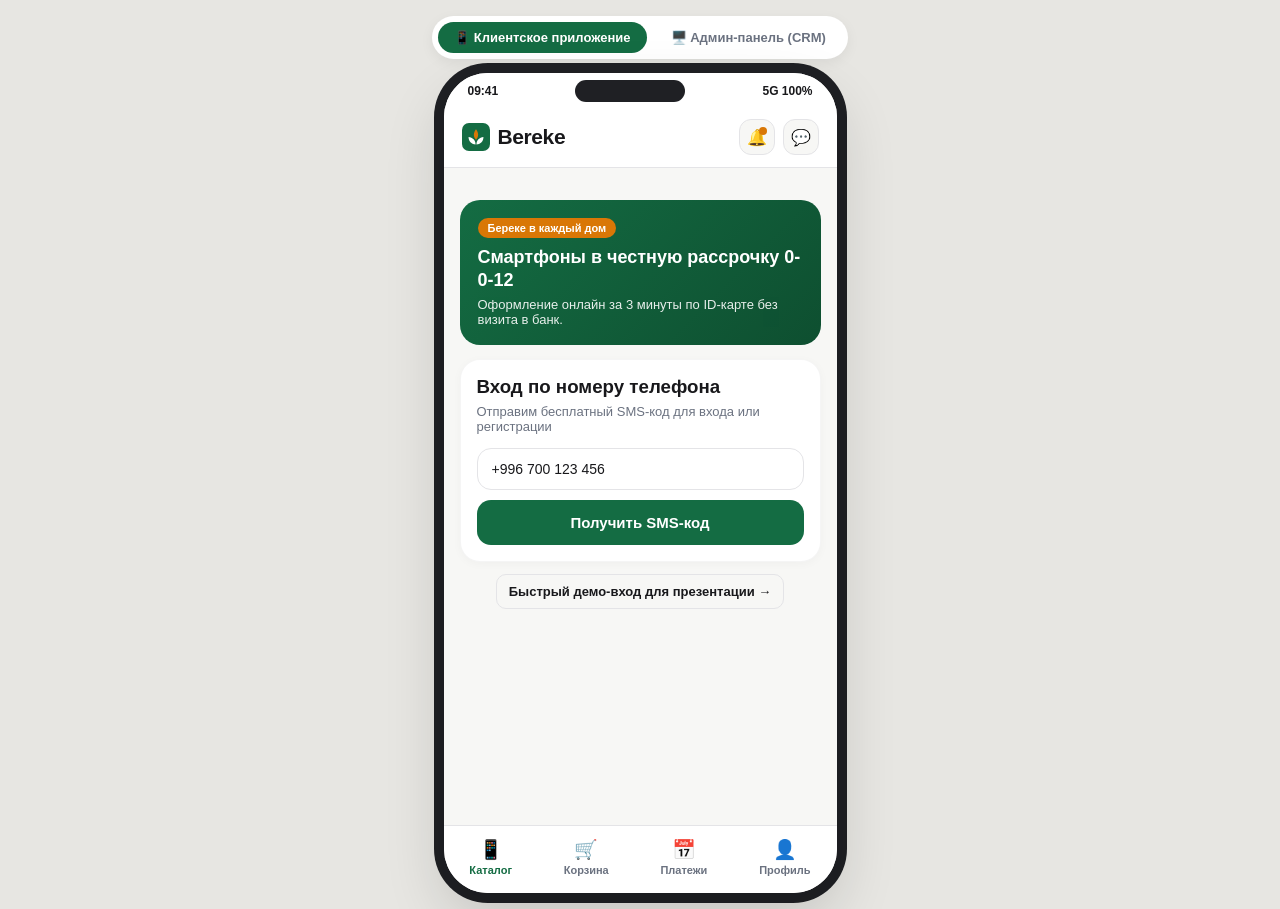
<file: prototype/bereke_prototype_v2.html>
<!DOCTYPE html>
<html lang="ru">
<head>
<meta charset="UTF-8">
<meta name="viewport" content="width=device-width, initial-scale=1.0">
<title>Bereke — Интерактивный прототип (v2)</title>
<style>
  :root {
    --primary: #146C43;
    --primary-light: #E8F3EE;
    --primary-dark: #0E4F30;
    --accent: #D97706;
    --accent-light: #FEF3C7;
    --bg: #F7F7F5;
    --surface: #FFFFFF;
    --text: #18181B;
    --text-muted: #6B7280;
    --border: #E4E4E7;
    --danger: #DC2626;
    --danger-light: #FEE2E2;
  }

  * {
    box-sizing: border-box;
    margin: 0;
    padding: 0;
    font-family: -apple-system, BlinkMacSystemFont, "Segoe UI", Roboto, Helvetica, Arial, sans-serif;
    -webkit-tap-highlight-color: transparent;
  }

  body {
    background: #E7E6E2;
    color: var(--text);
    display: flex;
    flex-direction: column;
    align-items: center;
    justify-content: center;
    min-height: 100vh;
    padding: 16px;
  }

  .mode-bar {
    display: flex;
    gap: 8px;
    margin-bottom: 14px;
    background: var(--surface);
    padding: 6px;
    border-radius: 999px;
    box-shadow: 0 4px 14px rgba(0,0,0,0.06);
  }

  .mode-btn {
    border: none;
    background: transparent;
    padding: 8px 16px;
    border-radius: 999px;
    font-size: 13px;
    font-weight: 600;
    color: var(--text-muted);
    cursor: pointer;
    transition: all 0.2s;
  }

  .mode-btn.active {
    background: var(--primary);
    color: #fff;
  }

  .phone-frame {
    width: 393px;
    height: 820px;
    background: var(--bg);
    border-radius: 44px;
    box-shadow: 0 24px 60px rgba(0,0,0,0.16), 0 0 0 10px #1F2024;
    overflow: hidden;
    position: relative;
    display: flex;
    flex-direction: column;
  }

  .status-bar {
    height: 36px;
    background: var(--surface);
    display: flex;
    align-items: center;
    justify-content: space-between;
    padding: 0 24px;
    font-size: 12px;
    font-weight: 600;
    flex-shrink: 0;
  }

  .notch {
    width: 110px;
    height: 22px;
    background: #1F2024;
    border-radius: 999px;
  }

  .app-header {
    background: var(--surface);
    padding: 10px 18px 12px;
    display: flex;
    align-items: center;
    justify-content: space-between;
    border-bottom: 1px solid var(--border);
    flex-shrink: 0;
  }

  .brand-row {
    display: flex;
    align-items: center;
    gap: 8px;
  }

  .brand-name {
    font-size: 21px;
    font-weight: 800;
    letter-spacing: -0.4px;
    color: var(--text);
  }

  .header-actions {
    display: flex;
    gap: 8px;
  }

  .icon-btn {
    width: 36px;
    height: 36px;
    border-radius: 12px;
    border: 1px solid var(--border);
    background: var(--bg);
    display: flex;
    align-items: center;
    justify-content: center;
    cursor: pointer;
    position: relative;
    font-size: 16px;
  }

  .badge-dot {
    width: 8px;
    height: 8px;
    background: var(--accent);
    border-radius: 50%;
    position: absolute;
    top: 7px;
    right: 7px;
  }

  .screen-body {
    flex: 1;
    overflow-y: auto;
    padding: 16px;
    padding-bottom: 84px;
  }

  .screen-body::-webkit-scrollbar {
    width: 0;
  }

  .card {
    background: var(--surface);
    border-radius: 20px;
    padding: 16px;
    margin-bottom: 12px;
    box-shadow: 0 2px 10px rgba(0,0,0,0.03);
    border: 1px solid rgba(0,0,0,0.04);
  }

  .banner {
    background: linear-gradient(135deg, #146C43 0%, #0E4F30 100%);
    color: #fff;
    border-radius: 20px;
    padding: 18px;
    margin-bottom: 14px;
    position: relative;
    overflow: hidden;
  }

  .banner-tag {
    display: inline-block;
    background: var(--accent);
    color: #fff;
    font-size: 11px;
    font-weight: 700;
    padding: 4px 10px;
    border-radius: 999px;
    margin-bottom: 8px;
  }

  .banner h2 {
    font-size: 18px;
    line-height: 1.25;
    margin-bottom: 6px;
  }

  .banner p {
    font-size: 13px;
    opacity: 0.9;
  }

  .search-row {
    display: flex;
    gap: 8px;
    margin-bottom: 12px;
  }

  .input {
    width: 100%;
    padding: 12px 14px;
    border-radius: 14px;
    border: 1px solid var(--border);
    background: var(--surface);
    font-size: 14px;
    color: var(--text);
    outline: none;
  }

  .input:focus {
    border-color: var(--primary);
  }

  .chips {
    display: flex;
    gap: 6px;
    overflow-x: auto;
    padding-bottom: 8px;
    margin-bottom: 10px;
  }

  .chips::-webkit-scrollbar { display: none; }

  .chip {
    padding: 7px 14px;
    border-radius: 999px;
    border: 1px solid var(--border);
    background: var(--surface);
    font-size: 13px;
    font-weight: 600;
    color: var(--text-muted);
    white-space: nowrap;
    cursor: pointer;
  }

  .chip.active {
    background: var(--primary);
    color: #fff;
    border-color: var(--primary);
  }

  .filter-bar {
    display: flex;
    justify-content: space-between;
    align-items: center;
    margin-bottom: 12px;
    gap: 8px;
  }

  .select-mini {
    padding: 7px 10px;
    border-radius: 10px;
    border: 1px solid var(--border);
    background: var(--surface);
    font-size: 12px;
    font-weight: 600;
    color: var(--text);
  }

  .product-grid {
    display: grid;
    grid-template-columns: 1fr 1fr;
    gap: 10px;
  }

  .product-card {
    background: var(--surface);
    border-radius: 18px;
    padding: 12px;
    border: 1px solid var(--border);
    cursor: pointer;
    transition: transform 0.15s;
    display: flex;
    flex-direction: column;
    justify-content: space-between;
  }

  .product-card:active {
    transform: scale(0.98);
  }

  .phone-art {
    height: 105px;
    background: var(--bg);
    border-radius: 14px;
    display: flex;
    align-items: center;
    justify-content: center;
    margin-bottom: 10px;
    position: relative;
  }

  .color-dot {
    width: 12px;
    height: 12px;
    border-radius: 50%;
    border: 1px solid rgba(0,0,0,0.15);
    position: absolute;
    bottom: 8px;
    right: 8px;
  }

  .p-brand {
    font-size: 11px;
    color: var(--text-muted);
    font-weight: 600;
  }

  .p-title {
    font-size: 13px;
    font-weight: 700;
    margin: 2px 0 6px;
    line-height: 1.25;
  }

  .p-monthly {
    background: var(--primary-light);
    color: var(--primary);
    font-size: 12px;
    font-weight: 700;
    padding: 4px 8px;
    border-radius: 8px;
    display: inline-block;
    margin-bottom: 4px;
    font-variant-numeric: tabular-nums;
  }

  .p-full {
    font-size: 11px;
    color: var(--text-muted);
    font-variant-numeric: tabular-nums;
  }

  .btn {
    width: 100%;
    padding: 14px;
    border-radius: 14px;
    border: none;
    font-size: 15px;
    font-weight: 700;
    cursor: pointer;
    transition: opacity 0.15s;
  }

  .btn:active { opacity: 0.88; }
  .btn-primary { background: var(--primary); color: #fff; }
  .btn-accent { background: var(--accent); color: #fff; }
  .btn-outline { background: transparent; border: 1.5px solid var(--border); color: var(--text); }
  .btn-sm { padding: 9px 12px; font-size: 13px; border-radius: 10px; width: auto; }

  .term-grid {
    display: grid;
    grid-template-columns: repeat(4, 1fr);
    gap: 8px;
    margin: 10px 0 16px;
  }

  .term-btn {
    padding: 10px 4px;
    border-radius: 12px;
    border: 1.5px solid var(--border);
    background: var(--surface);
    font-size: 13px;
    font-weight: 700;
    cursor: pointer;
    text-align: center;
  }

  .term-btn.active {
    border-color: var(--primary);
    background: var(--primary-light);
    color: var(--primary);
  }

  input[type="range"] {
    width: 100%;
    accent-color: var(--primary);
    margin: 8px 0;
  }

  .calc-summary {
    background: var(--bg);
    border-radius: 16px;
    padding: 14px;
    margin-top: 12px;
  }

  .calc-row {
    display: flex;
    justify-content: space-between;
    align-items: center;
    margin-bottom: 8px;
    font-size: 13px;
  }

  .calc-row:last-child { margin-bottom: 0; }
  .num { font-variant-numeric: tabular-nums; font-weight: 700; }

  .tab-bar {
    height: 68px;
    background: var(--surface);
    border-top: 1px solid var(--border);
    display: flex;
    justify-content: space-around;
    align-items: center;
    position: absolute;
    bottom: 0;
    left: 0;
    right: 0;
    padding-bottom: 6px;
  }

  .tab-item {
    display: flex;
    flex-direction: column;
    align-items: center;
    gap: 3px;
    font-size: 11px;
    font-weight: 600;
    color: var(--text-muted);
    cursor: pointer;
    border: none;
    background: transparent;
  }

  .tab-item.active {
    color: var(--primary);
  }

  .tab-icon { font-size: 19px; }

  .kyc-box {
    border: 1.5px dashed var(--border);
    border-radius: 14px;
    padding: 14px;
    display: flex;
    align-items: center;
    justify-content: space-between;
    margin-bottom: 10px;
    cursor: pointer;
    background: var(--bg);
  }

  .kyc-box.done {
    border-style: solid;
    border-color: var(--primary);
    background: var(--primary-light);
  }

  .badge {
    padding: 4px 10px;
    border-radius: 999px;
    font-size: 11px;
    font-weight: 700;
  }

  .badge-green { background: var(--primary-light); color: var(--primary); }
  .badge-amber { background: var(--accent-light); color: var(--accent); }
  .badge-red { background: var(--danger-light); color: var(--danger); }

  .sheet-overlay {
    position: absolute;
    inset: 0;
    background: rgba(24,24,27,0.45);
    display: none;
    align-items: flex-end;
    z-index: 30;
  }

  .sheet-overlay.open { display: flex; }

  .sheet {
    background: var(--surface);
    width: 100%;
    border-radius: 26px 26px 0 0;
    padding: 20px 18px 28px;
    max-height: 82%;
    overflow-y: auto;
  }

  .sheet-head {
    display: flex;
    justify-content: space-between;
    align-items: center;
    margin-bottom: 14px;
  }

  .chat-msg {
    padding: 10px 14px;
    border-radius: 16px;
    font-size: 13px;
    margin-bottom: 8px;
    max-width: 82%;
    line-height: 1.35;
  }

  .chat-bot {
    background: var(--bg);
    color: var(--text);
    border-bottom-left-radius: 4px;
  }

  .chat-user {
    background: var(--primary);
    color: #fff;
    margin-left: auto;
    border-bottom-right-radius: 4px;
  }

  .progress-track {
    height: 8px;
    background: var(--border);
    border-radius: 999px;
    overflow: hidden;
    margin: 10px 0;
  }

  .progress-fill {
    height: 100%;
    background: var(--primary);
    border-radius: 999px;
  }

  .stat-grid {
    display: grid;
    grid-template-columns: 1fr 1fr;
    gap: 10px;
    margin-bottom: 12px;
  }

  .stat-card {
    background: var(--surface);
    border-radius: 16px;
    padding: 14px;
    border: 1px solid var(--border);
  }

  .stat-val {
    font-size: 20px;
    font-weight: 800;
    color: var(--primary);
    margin-top: 4px;
    font-variant-numeric: tabular-nums;
  }
</style>
</head>
<body>

<div class="mode-bar">
  <button class="mode-btn active" id="btnClientMode" onclick="switchAppMode('client')">📱 Клиентское приложение</button>
  <button class="mode-btn" id="btnAdminMode" onclick="switchAppMode('admin')">🖥️ Админ-панель (CRM)</button>
</div>

<div class="phone-frame">
  <div class="status-bar">
    <span>09:41</span>
    <div class="notch"></div>
    <span>5G 100%</span>
  </div>

  <div class="app-header">
    <div class="brand-row" onclick="goTab('catalog')" style="cursor:pointer;">
      <svg width="28" height="28" viewBox="0 0 64 64" fill="none">
        <rect width="64" height="64" rx="16" fill="#146C43"/>
        <path d="M32 14C26 22 25 30 32 38C39 30 38 22 32 14Z" fill="#D97706"/>
        <path d="M15 32C15 43 23 49 31 49C31 39 24 33 15 32Z" fill="#FFFFFF"/>
        <path d="M49 32C49 43 41 49 33 49C33 39 40 33 49 32Z" fill="#FFFFFF"/>
      </svg>
      <span class="brand-name">Bereke</span>
    </div>
    <div class="header-actions" id="clientHeaderActions">
      <button class="icon-btn" title="Уведомления" onclick="openSheet('notifSheet')">
        🔔<span class="badge-dot" id="notifDot"></span>
      </button>
      <button class="icon-btn" title="Чат поддержки" onclick="openSheet('chatSheet')">💬</button>
    </div>
  </div>

  <!-- CLIENT SCREENS -->
  <div class="screen-body" id="clientScreen"></div>

  <!-- ADMIN SCREEN -->
  <div class="screen-body" id="adminScreen" style="display:none;"></div>

  <!-- BOTTOM NAVIGATION -->
  <div class="tab-bar" id="clientTabBar">
    <button class="tab-item active" data-tab="catalog" onclick="goTab('catalog')">
      <span class="tab-icon">📱</span><span>Каталог</span>
    </button>
    <button class="tab-item" data-tab="cart" onclick="goTab('cart')">
      <span class="tab-icon">🛒</span><span id="cartTabLabel">Корзина</span>
    </button>
    <button class="tab-item" data-tab="payments" onclick="goTab('payments')">
      <span class="tab-icon">📅</span><span>Платежи</span>
    </button>
    <button class="tab-item" data-tab="profile" onclick="goTab('profile')">
      <span class="tab-icon">👤</span><span>Профиль</span>
    </button>
  </div>

  <!-- NOTIFICATIONS SHEET -->
  <div class="sheet-overlay" id="notifSheet" onclick="closeSheetOnBg(event, 'notifSheet')">
    <div class="sheet">
      <div class="sheet-head">
        <h3>Уведомления</h3>
        <button class="btn btn-outline btn-sm" onclick="closeSheet('notifSheet')">Закрыть</button>
      </div>
      <div class="card" style="background:var(--primary-light);border-color:var(--primary);">
        <div style="display:flex;justify-content:space-between;margin-bottom:4px;">
          <strong style="font-size:13px;color:var(--primary);">Напоминание о платеже</strong>
          <span style="font-size:11px;color:var(--text-muted);">За 3 дня</span>
        </div>
        <p style="font-size:13px;">Плановый платёж по рассрочке iPhone 15 (7 492 сом) будет списан автоматически 15 декабря.</p>
      </div>
      <div class="card">
        <div style="display:flex;justify-content:space-between;margin-bottom:4px;">
          <strong style="font-size:13px;">Лимит рассрочки обновлён</strong>
          <span style="font-size:11px;color:var(--text-muted);">Вчера</span>
        </div>
        <p style="font-size:13px;">Вам доступен персональный лимит до 150 000 сом без первоначального взноса.</p>
      </div>
    </div>
  </div>

  <!-- SUPPORT CHAT SHEET -->
  <div class="sheet-overlay" id="chatSheet" onclick="closeSheetOnBg(event, 'chatSheet')">
    <div class="sheet">
      <div class="sheet-head">
        <h3>Поддержка Bereke</h3>
        <button class="btn btn-outline btn-sm" onclick="closeSheet('chatSheet')">Закрыть</button>
      </div>
      <div id="chatHistory" style="margin-bottom:12px;max-height:260px;overflow-y:auto;">
        <div class="chat-msg chat-bot">Саламатсызбы! Я помощник Bereke. Подсказать по условиям рассрочки, документам или досрочному погашению?</div>
      </div>
      <div style="display:flex;gap:6px;margin-bottom:8px;flex-wrap:wrap;">
        <button class="chip" onclick="sendQuickChat('Какие нужны документы?')">Документы для KYC</button>
        <button class="chip" onclick="sendQuickChat('Как погасить досрочно?')">Досрочное погашение</button>
      </div>
      <div style="display:flex;gap:8px;">
        <input class="input" id="chatInput" placeholder="Напишите вопрос...">
        <button class="btn btn-primary btn-sm" onclick="sendUserChat()">➤</button>
      </div>
    </div>
  </div>
</div>

<script>
const products = [
  { id: 1, brand: 'Apple', name: 'iPhone 15', price: 89900, colorName: 'Чёрный титан', colorHex: '#27272A', storages: ['128 ГБ', '256 ГБ', '512 ГБ'], popular: 10 },
  { id: 2, brand: 'Apple', name: 'iPhone 16 Pro', price: 124900, colorName: 'Пустынный титан', colorHex: '#C2A887', storages: ['256 ГБ', '512 ГБ', '1 ТБ'], popular: 9 },
  { id: 3, brand: 'Samsung', name: 'Galaxy S24 Ultra', price: 108500, colorName: 'Серый', colorHex: '#71717A', storages: ['256 ГБ', '512 ГБ'], popular: 8 },
  { id: 4, brand: 'Samsung', name: 'Galaxy A55 5G', price: 38900, colorName: 'Лайм', colorHex: '#BEF264', storages: ['128 ГБ', '256 ГБ'], popular: 7 },
  { id: 5, brand: 'Xiaomi', name: 'Xiaomi 14T Pro', price: 54500, colorName: 'Синий', colorHex: '#2563EB', storages: ['256 ГБ', '512 ГБ'], popular: 6 },
  { id: 6, brand: 'Xiaomi', name: 'Redmi Note 13 Pro+', price: 31900, colorName: 'Белый', colorHex: '#F4F4F5', storages: ['256 ГБ', '512 ГБ'], popular: 8 }
];

let state = {
  appMode: 'client',
  isAuthenticated: false,
  userPhone: '+996 700 123 456',
  userName: 'Азамат Токтогулов',
  otpSent: false,
  currentTab: 'catalog',
  selectedBrand: 'Все',
  selectedColor: 'Все',
  sortBy: 'popular',
  searchQuery: '',
  activeProduct: null,
  selectedStorage: '128 ГБ',
  termMonths: 12,
  downPaymentPct: 0,
  cartItem: null,
  kycIdDone: false,
  kycSelfieDone: false,
  linkedCard: 'Элкарт •••• 4821',
  installments: [
    {
      id: 'BRK-2026-084',
      device: 'iPhone 15 128 ГБ',
      total: 89900,
      monthly: 7492,
      monthsTotal: 12,
      monthsPaid: 2,
      nextDate: '15.12.2026',
      autoPay: true,
      status: 'Активна'
    }
  ],
  adminApplications: [
    { id: 'BRK-2026-091', client: 'Айгуль Садыкова', phone: '+996 555 889 900', device: 'iPhone 16 Pro 256 ГБ', amount: 124900, term: 12, kyc: 'Проверен', status: 'На проверке' },
    { id: 'BRK-2026-089', client: 'Бекзат Исаков', phone: '+996 772 334 455', device: 'Galaxy S24 Ultra', amount: 108500, term: 24, kyc: 'Проверен', status: 'Одобрено' }
  ]
};

function fmt(num) {
  return Math.round(num).toString().replace(/\B(?=(\d{3})+(?!\d))/g, ' ') + ' сом';
}

function switchAppMode(mode) {
  state.appMode = mode;
  document.getElementById('btnClientMode').classList.toggle('active', mode === 'client');
  document.getElementById('btnAdminMode').classList.toggle('active', mode === 'admin');
  document.getElementById('clientScreen').style.display = mode === 'client' ? 'block' : 'none';
  document.getElementById('clientTabBar').style.display = mode === 'client' ? 'flex' : 'none';
  document.getElementById('clientHeaderActions').style.display = mode === 'client' ? 'flex' : 'none';
  document.getElementById('adminScreen').style.display = mode === 'admin' ? 'block' : 'none';
  if (mode === 'admin') renderAdmin();
  else renderClient();
}

function goTab(tab) {
  state.currentTab = tab;
  state.activeProduct = null;
  document.querySelectorAll('.tab-item').forEach(el => {
    el.classList.toggle('active', el.dataset.tab === tab);
  });
  renderClient();
}

function renderClient() {
  const container = document.getElementById('clientScreen');
  if (!state.isAuthenticated) {
    container.innerHTML = renderAuthScreen();
    return;
  }
  if (state.activeProduct) {
    container.innerHTML = renderProductDetail(state.activeProduct);
    return;
  }
  if (state.currentTab === 'catalog') container.innerHTML = renderCatalog();
  else if (state.currentTab === 'cart') container.innerHTML = renderCart();
  else if (state.currentTab === 'payments') container.innerHTML = renderPayments();
  else if (state.currentTab === 'profile') container.innerHTML = renderProfile();
}

function renderAuthScreen() {
  return `
    <div style="padding-top:16px;">
      <div class="banner">
        <span class="banner-tag">Береке в каждый дом</span>
        <h2>Смартфоны в честную рассрочку 0-0-12</h2>
        <p>Оформление онлайн за 3 минуты по ID-карте без визита в банк.</p>
      </div>
      <div class="card">
        <h3 style="margin-bottom:6px;">Вход по номеру телефона</h3>
        <p style="font-size:13px;color:var(--text-muted);margin-bottom:14px;">Отправим бесплатный SMS-код для входа или регистрации</p>
        <input class="input" id="authPhoneInput" value="${state.userPhone}" placeholder="+996 XXX XXX XXX" style="margin-bottom:10px;">
        ${state.otpSent ? `
          <input class="input" id="authOtpInput" value="4829" maxlength="4" placeholder="4-значный код из SMS" style="margin-bottom:12px;text-align:center;font-weight:700;letter-spacing:6px;">
          <button class="btn btn-primary" onclick="confirmOtp()">Подтвердить и войти</button>
        ` : `
          <button class="btn btn-primary" onclick="requestOtp()">Получить SMS-код</button>
        `}
      </div>
      <div style="text-align:center;margin-top:12px;">
        <button class="btn btn-outline btn-sm" onclick="quickDemoLogin()">Быстрый демо-вход для презентации →</button>
      </div>
    </div>
  `;
}

function requestOtp() {
  const val = document.getElementById('authPhoneInput').value.trim();
  if (val) state.userPhone = val;
  state.otpSent = true;
  renderClient();
}

function confirmOtp() {
  state.isAuthenticated = true;
  renderClient();
}

function quickDemoLogin() {
  state.isAuthenticated = true;
  renderClient();
}

function renderCatalog() {
  const brands = ['Все', 'Apple', 'Samsung', 'Xiaomi'];
  const colors = ['Все', 'Чёрный титан', 'Пустынный титан', 'Серый', 'Синий', 'Белый'];

  let list = products.filter(p => {
    const matchBrand = state.selectedBrand === 'Все' || p.brand === state.selectedBrand;
    const matchColor = state.selectedColor === 'Все' || p.colorName === state.selectedColor;
    const matchSearch = p.name.toLowerCase().includes(state.searchQuery.toLowerCase()) || p.brand.toLowerCase().includes(state.searchQuery.toLowerCase());
    return matchBrand && matchColor && matchSearch;
  });

  if (state.sortBy === 'price_asc') list.sort((a, b) => a.price - b.price);
  else if (state.sortBy === 'price_desc') list.sort((a, b) => b.price - a.price);
  else list.sort((a, b) => b.popular - a.popular);

  return `
    <div class="banner">
      <span class="banner-tag">Акция • 0% переплаты</span>
      <h2>Новый смартфон без нагрузки на бюджет</h2>
      <p>Первый взнос от 0 сом • Срок до 24 месяцев</p>
    </div>

    <div class="search-row">
      <input class="input" placeholder="Поиск модели или бренда..." value="${state.searchQuery}" oninput="state.searchQuery=this.value;renderClient()">
    </div>

    <div class="chips">
      ${brands.map(b => `<button class="chip ${state.selectedBrand === b ? 'active' : ''}" onclick="state.selectedBrand='${b}';renderClient()">${b}</button>`).join('')}
    </div>

    <div class="filter-bar">
      <select class="select-mini" onchange="state.selectedColor=this.value;renderClient()">
        ${colors.map(c => `<option value="${c}" ${state.selectedColor === c ? 'selected' : ''}>Цвет: ${c}</option>`).join('')}
      </select>
      <select class="select-mini" onchange="state.sortBy=this.value;renderClient()">
        <option value="popular" ${state.sortBy === 'popular' ? 'selected' : ''}>По популярности</option>
        <option value="price_asc" ${state.sortBy === 'price_asc' ? 'selected' : ''}>Сначала дешевле</option>
        <option value="price_desc" ${state.sortBy === 'price_desc' ? 'selected' : ''}>Сначала дороже</option>
      </select>
    </div>

    <div class="product-grid">
      ${list.map(p => `
        <div class="product-card" onclick="openProduct(${p.id})">
          <div>
            <div class="phone-art">
              <svg width="46" height="76" viewBox="0 0 46 76" fill="none">
                <rect x="2" y="2" width="42" height="72" rx="9" fill="#18181B"/>
                <rect x="5" y="5" width="36" height="66" rx="7" fill="#27272A"/>
                <rect x="16" y="8" width="14" height="4" rx="2" fill="#09090B"/>
              </svg>
              <span class="color-dot" style="background:${p.colorHex};" title="${p.colorName}"></span>
            </div>
            <div class="p-brand">${p.brand} • ${p.colorName}</div>
            <div class="p-title">${p.name}</div>
          </div>
          <div>
            <div class="p-monthly">от ${fmt(p.price / 12)}/мес</div>
            <div class="p-full">${fmt(p.price)}</div>
          </div>
        </div>
      `).join('')}
    </div>
  `;
}

function openProduct(id) {
  const p = products.find(x => x.id === id);
  state.activeProduct = p;
  state.selectedStorage = p.storages[0];
  state.termMonths = 12;
  state.downPaymentPct = 0;
  renderClient();
}

function calcInstallment(price, months, downPct) {
  const downAmount = Math.round((price * downPct) / 100);
  const remainder = price - downAmount;
  const markupRate = months === 24 ? 0.12 : 0;
  const totalWithMarkup = remainder * (1 + markupRate);
  const monthly = totalWithMarkup / months;
  const overpayment = totalWithMarkup - remainder;
  return { downAmount, monthly, overpayment, total: downAmount + totalWithMarkup };
}

function renderProductDetail(p) {
  const storageBonus = p.storages.indexOf(state.selectedStorage) * 10000;
  const finalPrice = p.price + storageBonus;
  const calc = calcInstallment(finalPrice, state.termMonths, state.downPaymentPct);

  return `
    <button class="btn btn-outline btn-sm" style="margin-bottom:12px;" onclick="state.activeProduct=null;renderClient()">← Назад в каталог</button>

    <div class="card">
      <div class="phone-art" style="height:140px;">
        <svg width="64" height="108" viewBox="0 0 46 76" fill="none">
          <rect x="2" y="2" width="42" height="72" rx="9" fill="#18181B"/>
          <rect x="5" y="5" width="36" height="66" rx="7" fill="#27272A"/>
          <rect x="16" y="8" width="14" height="4" rx="2" fill="#09090B"/>
        </svg>
      </div>
      <div style="display:flex;justify-content:space-between;align-items:flex-start;">
        <div>
          <span class="p-brand">${p.brand} • ${p.colorName}</span>
          <h2 style="font-size:20px;margin-top:2px;">${p.name}</h2>
        </div>
        <span class="badge badge-green">В наличии</span>
      </div>

      <div style="margin-top:12px;">
        <div style="font-size:12px;font-weight:600;color:var(--text-muted);margin-bottom:6px;">Объём памяти</div>
        <div class="chips" style="margin-bottom:0;">
          ${p.storages.map(s => `<button class="chip ${state.selectedStorage === s ? 'active' : ''}" onclick="state.selectedStorage='${s}';renderClient()">${s}</button>`).join('')}
        </div>
      </div>
    </div>

    <div class="card">
      <h3 style="font-size:16px;margin-bottom:4px;">Калькулятор рассрочки</h3>
      <p style="font-size:12px;color:var(--text-muted);">Настройте комфортный срок и первоначальный взнос</p>

      <div class="term-grid">
        ${[3, 6, 12, 24].map(m => `
          <button class="term-btn ${state.termMonths === m ? 'active' : ''}" onclick="state.termMonths=${m};renderClient()">
            ${m} мес
          </button>
        `).join('')}
      </div>

      <div style="display:flex;justify-content:space-between;font-size:13px;">
        <span>Первоначальный взнос (${state.downPaymentPct}%)</span>
        <span class="num">${fmt(calc.downAmount)}</span>
      </div>
      <input type="range" min="0" max="50" step="10" value="${state.downPaymentPct}" oninput="state.downPaymentPct=Number(this.value);renderClient()">

      <div class="calc-summary">
        <div class="calc-row">
          <span>Ежемесячный платёж</span>
          <span class="num" style="font-size:18px;color:var(--primary);">${fmt(calc.monthly)}</span>
        </div>
        <div class="calc-row">
          <span>Переплата</span>
          <span class="num" style="color:${calc.overpayment === 0 ? 'var(--primary)' : 'var(--text)'};">${calc.overpayment === 0 ? '0 сом (Честная 0%)' : fmt(calc.overpayment)}</span>
        </div>
        <div class="calc-row">
          <span>Итоговая стоимость</span>
          <span class="num">${fmt(calc.total)}</span>
        </div>
      </div>

      <button class="btn btn-accent" style="margin-top:14px;" onclick="addToCart(${p.id}, ${finalPrice})">Оформить в рассрочку</button>
    </div>
  `;
}

function addToCart(productId, finalPrice) {
  const p = products.find(x => x.id === productId);
  const calc = calcInstallment(finalPrice, state.termMonths, state.downPaymentPct);
  state.cartItem = {
    product: p,
    storage: state.selectedStorage,
    price: finalPrice,
    months: state.termMonths,
    downPct: state.downPaymentPct,
    calc,
    step: 'form'
  };
  document.getElementById('cartTabLabel').textContent = 'Корзина (1)';
  goTab('cart');
}

function renderCart() {
  if (!state.cartItem) {
    return `
      <div class="card" style="text-align:center;padding:36px 16px;">
        <div style="font-size:40px;margin-bottom:10px;">🛒</div>
        <h3 style="margin-bottom:6px;">Корзина пока пуста</h3>
        <p style="font-size:13px;color:var(--text-muted);margin-bottom:16px;">Выберите смартфон в каталоге и рассчитайте комфортный платёж</p>
        <button class="btn btn-primary" onclick="goTab('catalog')">Перейти в каталог</button>
      </div>
    `;
  }

  const item = state.cartItem;

  if (item.step === 'scoring') {
    return `
      <div class="card" style="text-align:center;padding:36px 16px;">
        <div style="font-size:42px;margin-bottom:12px;">⏳</div>
        <h3 style="margin-bottom:6px;">Проверяем заявку...</h3>
        <p style="font-size:13px;color:var(--text-muted);margin-bottom:14px;">Сверяем данные ID-карты и оцениваем кредитный лимит через скоринг Bereke</p>
        <div class="progress-track"><div class="progress-fill" style="width:75%;"></div></div>
      </div>
    `;
  }

  if (item.step === 'approved') {
    return `
      <div class="card" style="border-color:var(--primary);">
        <span class="badge badge-green">Одобрено мгновенно</span>
        <h2 style="font-size:20px;margin:10px 0 6px;">Рассрочка одобрена!</h2>
        <p style="font-size:13px;color:var(--text-muted);margin-bottom:14px;">Устройство: <strong>${item.product.name} ${item.storage}</strong> • ${fmt(item.calc.monthly)} × ${item.months} мес.</p>

        <div style="background:var(--bg);padding:12px;border-radius:14px;margin-bottom:14px;">
          <div style="font-size:12px;color:var(--text-muted);margin-bottom:6px;">Подписание договора простой ЭЦП (SMS-код)</div>
          <input class="input" value="7319" style="text-align:center;font-weight:800;letter-spacing:6px;">
        </div>

        <button class="btn btn-primary" onclick="signContract()">Подписать договор и активировать</button>
      </div>
    `;
  }

  return `
    <div class="card">
      <div style="display:flex;justify-content:space-between;align-items:center;margin-bottom:8px;">
        <span class="badge badge-amber">${item.months} мес. • взнос ${item.downPct}%</span>
        <button class="btn btn-outline btn-sm" onclick="state.cartItem=null;document.getElementById('cartTabLabel').textContent='Корзина';renderClient()">Удалить</button>
      </div>
      <h3>${item.product.name} (${item.storage})</h3>
      <p style="font-size:13px;color:var(--text-muted);margin:4px 0 10px;">Ежемесячный платёж: <strong style="color:var(--primary);">${fmt(item.calc.monthly)}</strong></p>
    </div>

    <div class="card">
      <h3 style="font-size:15px;margin-bottom:10px;">Шаг 1. Верификация личности (KYC)</h3>
      <div class="kyc-box ${state.kycIdDone ? 'done' : ''}" onclick="state.kycIdDone=true;renderClient()">
        <div>
          <strong style="font-size:13px;">Фото ID-карты / паспорта</strong>
          <div style="font-size:12px;color:var(--text-muted);">${state.kycIdDone ? '✓ Документ распознан (ПИН подтверждён)' : 'Нажмите, чтобы загрузить фото'}</div>
        </div>
        <span>${state.kycIdDone ? '✅' : '📷'}</span>
      </div>
      <div class="kyc-box ${state.kycSelfieDone ? 'done' : ''}" onclick="state.kycSelfieDone=true;renderClient()">
        <div>
          <strong style="font-size:13px;">Селфи с документом (Liveness)</strong>
          <div style="font-size:12px;color:var(--text-muted);">${state.kycSelfieDone ? '✓ Личность подтверждена' : 'Нажмите для проверки'}</div>
        </div>
        <span>${state.kycSelfieDone ? '✅' : '🤳'}</span>
      </div>

      <h3 style="font-size:15px;margin:14px 0 10px;">Шаг 2. Анкета заёмщика</h3>
      <input class="input" value="ОсОО «Ала-Тоо Ритейл», менеджер" placeholder="Место работы" style="margin-bottom:8px;">
      <input class="input" value="65 000 сом" placeholder="Ежемесячный доход" style="margin-bottom:8px;">
      <input class="input" value="+996 550 987 654 (Брат)" placeholder="Контактное лицо" style="margin-bottom:14px;">

      <button class="btn btn-primary" onclick="submitApplication()">Отправить на скоринг</button>
    </div>
  `;
}

function submitApplication() {
  state.kycIdDone = true;
  state.kycSelfieDone = true;
  state.cartItem.step = 'scoring';
  renderClient();
  setTimeout(() => {
    if (state.cartItem) {
      state.cartItem.step = 'approved';
      renderClient();
    }
  }, 1100);
}

function signContract() {
  const item = state.cartItem;
  state.installments.unshift({
    id: 'BRK-2026-095',
    device: `${item.product.name} ${item.storage}`,
    total: item.calc.total,
    monthly: item.calc.monthly,
    monthsTotal: item.months,
    monthsPaid: 0,
    nextDate: '27.12.2026',
    autoPay: true,
    status: 'Активна'
  });
  state.adminApplications.unshift({
    id: 'BRK-2026-095',
    client: state.userName,
    phone: state.userPhone,
    device: `${item.product.name} ${item.storage}`,
    amount: item.calc.total,
    term: item.months,
    kyc: 'Проверен',
    status: 'Одобрено'
  });
  state.cartItem = null;
  document.getElementById('cartTabLabel').textContent = 'Корзина';
  goTab('payments');
}

function renderPayments() {
  return `
    <div class="card">
      <div style="display:flex;justify-content:space-between;align-items:center;">
        <div>
          <div style="font-size:12px;color:var(--text-muted);">Карта для автосписания</div>
          <strong style="font-size:14px;">💳 ${state.linkedCard}</strong>
        </div>
        <button class="btn btn-outline btn-sm" onclick="changeCard()">Изменить</button>
      </div>
    </div>

    ${state.installments.map((inst, idx) => {
      const pct = Math.round((inst.monthsPaid / inst.monthsTotal) * 100);
      const remaining = Math.max(0, (inst.monthsTotal - inst.monthsPaid) * inst.monthly);
      return `
        <div class="card">
          <div style="display:flex;justify-content:space-between;align-items:center;margin-bottom:6px;">
            <span class="badge ${inst.status === 'Погашена' ? 'badge-green' : 'badge-amber'}">${inst.status}</span>
            <span style="font-size:12px;color:var(--text-muted);">${inst.id}</span>
          </div>
          <h3 style="margin-bottom:4px;">${inst.device}</h3>
          <div style="font-size:13px;color:var(--text-muted);">Оплачено ${inst.monthsPaid} из ${inst.monthsTotal} платежей</div>
          <div class="progress-track"><div class="progress-fill" style="width:${pct}%;"></div></div>

          <div class="calc-summary">
            <div class="calc-row">
              <span>Ближайший платёж (${inst.nextDate})</span>
              <span class="num">${inst.status === 'Погашена' ? '0 сом' : fmt(inst.monthly)}</span>
            </div>
            <div class="calc-row">
              <span>Остаток долга</span>
              <span class="num">${fmt(remaining)}</span>
            </div>
            <div class="calc-row">
              <span>Автоплатёж по графику</span>
              <span class="num" style="color:var(--primary);">${inst.autoPay ? 'Включён ✓' : 'Выключен'}</span>
            </div>
          </div>

          ${inst.status !== 'Погашена' ? `
            <div style="display:flex;gap:8px;margin-top:12px;">
              <button class="btn btn-outline btn-sm" style="flex:1;" onclick="payOneMonth(${idx})">Внести 1 платёж</button>
              <button class="btn btn-primary btn-sm" style="flex:1;" onclick="payFullEarly(${idx})">Погасить досрочно</button>
            </div>
          ` : ''}
        </div>
      `;
    }).join('')}
  `;
}

function changeCard() {
  state.linkedCard = state.linkedCard.includes('4821') ? 'Visa MBank •••• 9104' : 'Элкарт •••• 4821';
  renderClient();
}

function payOneMonth(idx) {
  const inst = state.installments[idx];
  if (inst.monthsPaid < inst.monthsTotal) {
    inst.monthsPaid += 1;
    if (inst.monthsPaid >= inst.monthsTotal) inst.status = 'Погашена';
  }
  renderClient();
}

function payFullEarly(idx) {
  const inst = state.installments[idx];
  inst.monthsPaid = inst.monthsTotal;
  inst.status = 'Погашена';
  renderClient();
}

function renderProfile() {
  return `
    <div class="card">
      <div style="display:flex;align-items:center;gap:12px;margin-bottom:12px;">
        <div style="width:48px;height:48px;border-radius:16px;background:var(--primary-light);color:var(--primary);display:flex;align-items:center;justify-content:center;font-weight:800;font-size:18px;">АТ</div>
        <div>
          <h3>${state.userName}</h3>
          <div style="font-size:13px;color:var(--text-muted);">${state.userPhone}</div>
        </div>
      </div>
      <span class="badge badge-green">KYC пройден • Лимит 150 000 сом</span>
    </div>

    <div class="card">
      <h3 style="font-size:15px;margin-bottom:10px;">Документы и настройки</h3>
      <div class="calc-row" style="padding:8px 0;border-bottom:1px solid var(--border);">
        <span>Паспорт / ID-карта</span>
        <span style="color:var(--primary);font-weight:600;">Подтверждён ✓</span>
      </div>
      <div class="calc-row" style="padding:8px 0;border-bottom:1px solid var(--border);">
        <span>Договоры рассрочки (PDF)</span>
        <span style="font-weight:600;">${state.installments.length} шт.</span>
      </div>
      <div class="calc-row" style="padding:8px 0;">
        <span>Язык интерфейса</span>
        <span style="font-weight:600;">Русский / Кыргызча</span>
      </div>
    </div>

    <button class="btn btn-outline" style="color:var(--danger);border-color:var(--danger-light);" onclick="state.isAuthenticated=false;state.otpSent=false;renderClient()">Выйти из аккаунта</button>
  `;
}

function renderAdmin() {
  const totalVolume = state.adminApplications.reduce((s, a) => s + a.amount, 0);
  document.getElementById('adminScreen').innerHTML = `
    <h3 style="margin-bottom:10px;">Аналитика портфеля (CRM)</h3>
    <div class="stat-grid">
      <div class="stat-card">
        <div style="font-size:12px;color:var(--text-muted);">Выдано рассрочек</div>
        <div class="stat-val">${fmt(totalVolume)}</div>
      </div>
      <div class="stat-card">
        <div style="font-size:12px;color:var(--text-muted);">Просрочка (NPL)</div>
        <div class="stat-val" style="color:var(--accent);">1.4%</div>
      </div>
    </div>

    <div class="card">
      <div style="display:flex;justify-content:space-between;align-items:center;margin-bottom:10px;">
        <h3 style="font-size:15px;">Модерация заявок (${state.adminApplications.length})</h3>
        <span class="badge badge-green">Онлайн</span>
      </div>
      ${state.adminApplications.map((app, i) => `
        <div style="padding:12px 0;border-top:1px solid var(--border);">
          <div style="display:flex;justify-content:space-between;margin-bottom:4px;">
            <strong style="font-size:13px;">${app.client}</strong>
            <span class="badge ${app.status === 'Одобрено' ? 'badge-green' : app.status === 'Отказ' ? 'badge-red' : 'badge-amber'}">${app.status}</span>
          </div>
          <div style="font-size:12px;color:var(--text-muted);">${app.device} • ${fmt(app.amount)} (${app.term} мес.)</div>
          <div style="font-size:12px;color:var(--primary);margin:4px 0 8px;">KYC: ${app.kyc} • ${app.phone}</div>
          ${app.status === 'На проверке' ? `
            <div style="display:flex;gap:8px;">
              <button class="btn btn-primary btn-sm" onclick="setAdminStatus(${i}, 'Одобрено')">Одобрить</button>
              <button class="btn btn-outline btn-sm" onclick="setAdminStatus(${i}, 'Отказ')">Отклонить</button>
            </div>
          ` : ''}
        </div>
      `).join('')}
    </div>

    <div class="card">
      <div style="display:flex;justify-content:space-between;align-items:center;margin-bottom:8px;">
        <h3 style="font-size:15px;">Каталог и лимиты</h3>
        <button class="btn btn-outline btn-sm" onclick="addDemoPhone()">+ Добавить модель</button>
      </div>
      <p style="font-size:12px;color:var(--text-muted);">Активных моделей в витрине: <strong>${products.length}</strong> • Макс. лимит на клиента: <strong>150 000 сом</strong></p>
    </div>
  `;
}

function setAdminStatus(idx, status) {
  state.adminApplications[idx].status = status;
  renderAdmin();
}

function addDemoPhone() {
  products.push({
    id: products.length + 1,
    brand: 'Apple',
    name: 'iPhone 16',
    price: 96900,
    colorName: 'Ультрамарин',
    colorHex: '#3B82F6',
    storages: ['128 ГБ', '256 ГБ'],
    popular: 10
  });
  renderAdmin();
}

function openSheet(id) {
  document.getElementById(id).classList.add('open');
  if (id === 'notifSheet') {
    const dot = document.getElementById('notifDot');
    if (dot) dot.style.display = 'none';
  }
}

function closeSheet(id) {
  document.getElementById(id).classList.remove('open');
}

function closeSheetOnBg(e, id) {
  if (e.target.id === id) closeSheet(id);
}

function sendQuickChat(text) {
  document.getElementById('chatInput').value = text;
  sendUserChat();
}

function sendUserChat() {
  const input = document.getElementById('chatInput');
  const text = input.value.trim();
  if (!text) return;
  const box = document.getElementById('chatHistory');
  box.innerHTML += `<div class="chat-msg chat-user">${text}</div>`;
  input.value = '';

  let reply = 'Оператор подключится в течение минуты. По базовым условиям рассрочка оформляется на 3, 6, 12 или 24 месяца по ID-карте.';
  if (text.toLowerCase().includes('документ')) {
    reply = 'Для оформления нужен только паспорт или ID-карта гражданина КР и быстрое селфи в приложении.';
  } else if (text.toLowerCase().includes('досроч')) {
    reply = 'Погасить рассрочку досрочно (полностью или частично) можно без штрафов в любой день во вкладке «Платежи».';
  }

  setTimeout(() => {
    box.innerHTML += `<div class="chat-msg chat-bot">${reply}</div>`;
    box.scrollTop = box.scrollHeight;
  }, 350);
}

renderClient();
</script>
</body>
</html>
</file>
<file: prototype/style.css>
:root {
  --primary: #146C43;
  --primary-light: #E8F3EE;
  --accent: #D97706;
  --bg: #F7F7F5;
  --surface: #FFFFFF;
  --text: #18181B;
  --muted: #71717A;
  --border: #E4E4E7;
  --danger: #DC2626;
}

* { box-sizing: border-box; margin: 0; padding: 0; font-family: -apple-system, BlinkMacSystemFont, 'Segoe UI', Roboto, sans-serif; }
body { background: #E5E5E0; display: flex; flex-direction: column; align-items: center; min-height: 100vh; padding: 16px; color: var(--text); }

.top-switcher { background: var(--surface); padding: 6px; border-radius: 99px; display: flex; gap: 6px; margin-bottom: 14px; box-shadow: 0 2px 10px rgba(0,0,0,0.06); }
.top-switcher button { border: none; padding: 8px 18px; border-radius: 99px; font-weight: 600; font-size: 13px; cursor: pointer; background: transparent; color: var(--muted); transition: .2s; }
.top-switcher button.active { background: var(--primary); color: #fff; }

.phone { width: 390px; height: 812px; background: var(--bg); border-radius: 40px; border: 10px solid #18181B; overflow: hidden; display: flex; flex-direction: column; position: relative; box-shadow: 0 20px 50px rgba(0,0,0,0.18); }
.header { background: var(--surface); padding: 14px 18px; display: flex; justify-content: space-between; align-items: center; border-bottom: 1px solid var(--border); }
.brand { display: flex; align-items: center; gap: 8px; font-weight: 800; font-size: 20px; color: var(--text); letter-spacing: -0.5px; }
.header-actions { display: flex; gap: 8px; }
.icon-btn { background: var(--bg); border: none; width: 36px; height: 36px; border-radius: 50%; cursor: pointer; position: relative; font-size: 16px; display: flex; align-items: center; justify-content: center; }
.badge { position: absolute; top: 4px; right: 4px; width: 8px; height: 8px; background: var(--accent); border-radius: 50%; }

.content { flex: 1; overflow-y: auto; padding: 16px; }
.screen { display: none; animation: fade .2s ease; }
.screen.active { display: block; }
@keyframes fade { from { opacity: 0; transform: translateY(4px); } to { opacity: 1; transform: translateY(0); } }

.card { background: var(--surface); border-radius: 16px; padding: 14px; margin-bottom: 12px; border: 1px solid var(--border); }
.card-heading { font-weight: 700; font-size: 14px; margin-bottom: 8px; }
.section-title { margin-bottom: 10px; }
.row { display: flex; justify-content: space-between; align-items: center; margin-bottom: 8px; font-size: 14px; }
.muted { color: var(--muted); }
.muted-sm { font-size: 13px; color: var(--muted); }
.muted-xs { font-size: 12px; color: var(--muted); }
.num { font-variant-numeric: tabular-nums; }
.clickable { cursor: pointer; }

.auth-hero { text-align: center; padding: 24px 0 18px; }
.auth-hero h2 { font-size: 22px; font-weight: 800; margin-bottom: 6px; }
.auth-hero p { font-size: 13px; color: var(--muted); }
.field-label { font-size: 12px; color: var(--muted); display: block; margin-bottom: 4px; }
.demo-btn { margin-top: 8px; font-size: 13px; }

.banner { background: linear-gradient(135deg, var(--primary), #0D4A2E); color: #fff; border-radius: 18px; padding: 18px; margin-bottom: 14px; }
.banner span { background: var(--accent); font-size: 11px; font-weight: 700; padding: 3px 8px; border-radius: 6px; text-transform: uppercase; }
.banner h3 { margin: 8px 0 4px; font-size: 18px; }
.banner p { font-size: 13px; opacity: 0.9; }

input, select { width: 100%; padding: 11px 14px; border-radius: 12px; border: 1px solid var(--border); background: var(--surface); font-size: 14px; margin-bottom: 10px; outline: none; }
input:focus { border-color: var(--primary); }
input[type="range"] { padding: 0; accent-color: var(--primary); }
.filter-row { display: flex; gap: 6px; margin-bottom: 8px; }
.filter-row select { margin: 0; padding: 8px; font-size: 12px; }

.chips { display: flex; gap: 6px; overflow-x: auto; padding-bottom: 8px; margin-bottom: 10px; }
.chip { padding: 6px 14px; border-radius: 99px; border: 1px solid var(--border); background: var(--surface); font-size: 13px; font-weight: 600; cursor: pointer; white-space: nowrap; }
.chip.active { background: var(--primary); color: #fff; border-color: var(--primary); }

.grid { display: grid; grid-template-columns: 1fr 1fr; gap: 10px; }
.prod-card { background: var(--surface); border-radius: 16px; padding: 12px; border: 1px solid var(--border); cursor: pointer; display: flex; flex-direction: column; justify-content: space-between; }
.prod-img { height: 90px; background: var(--bg); border-radius: 12px; display: flex; align-items: center; justify-content: center; font-size: 38px; margin-bottom: 8px; }
.prod-img-lg { height: 130px; font-size: 56px; }
.prod-title { font-weight: 700; font-size: 14px; margin-bottom: 4px; }
.prod-price { font-size: 12px; color: var(--muted); }
.prod-monthly { margin-top: 6px; background: var(--primary-light); color: var(--primary); font-weight: 700; font-size: 12px; padding: 4px 8px; border-radius: 8px; display: inline-block; }

.back-link { background: none; border: none; color: var(--primary); font-weight: 700; margin-bottom: 10px; cursor: pointer; }
.det-title { font-size: 20px; margin: 4px 0 8px; }
.mem-section { margin-top: 8px; }
.mem-row { display: flex; gap: 6px; margin-top: 4px; }
.term-grid { display: grid; grid-template-columns: repeat(4, 1fr); gap: 6px; margin: 10px 0; }
.term-btn { padding: 8px 4px; border-radius: 10px; border: 1px solid var(--border); background: var(--surface); font-weight: 700; font-size: 13px; cursor: pointer; }
.term-btn.active { background: var(--primary); color: #fff; border-color: var(--primary); }
.calc-summary { background: var(--primary-light); padding: 12px; border-radius: 12px; margin-top: 6px; }
.monthly-big { font-size: 18px; color: var(--primary); }

.btn { width: 100%; padding: 13px; border-radius: 14px; border: none; font-weight: 700; font-size: 15px; cursor: pointer; transition: .15s; }
.btn-primary { background: var(--primary); color: #fff; }
.btn-accent { background: var(--accent); color: #fff; }
.btn-outline { background: transparent; border: 1px solid var(--border); color: var(--text); }
.btn-sm { padding: 10px; font-size: 13px; }
.btn-xs { padding: 6px; font-size: 12px; }
.btn-pair { display: flex; gap: 8px; }

.empty-box { text-align: center; color: var(--muted); padding: 30px; }
.kyc-box { border: 1.5px dashed var(--border); border-radius: 12px; padding: 14px; text-align: center; cursor: pointer; margin-bottom: 10px; font-size: 13px; font-weight: 600; }
.kyc-box.done { border-color: var(--primary); background: var(--primary-light); color: var(--primary); }
.scoring-box { text-align: center; padding: 24px 16px; }
.emoji-lg { font-size: 36px; margin-bottom: 8px; }
.approved-title { color: var(--primary); font-size: 18px; }
.otp-sign { text-align: center; font-weight: 700; letter-spacing: 4px; margin-top: 10px; }

.status-pill { background: var(--primary-light); color: var(--primary); padding: 2px 8px; border-radius: 6px; font-size: 11px; font-weight: 700; }
.card-strip { background: var(--bg); padding: 10px; border-radius: 10px; margin: 8px 0; font-size: 12px; }
.card-strip a { color: var(--primary); font-weight: 600; text-decoration: none; }
.sched-row { padding: 6px 0; border-bottom: 1px solid var(--border); margin: 0; }

.profile-head { display: flex; align-items: center; gap: 12px; }
.avatar { width: 48px; height: 48px; border-radius: 50%; background: var(--primary-light); color: var(--primary); display: flex; align-items: center; justify-content: center; font-weight: 800; font-size: 18px; }
.kyc-verified { font-size: 11px; color: var(--primary); font-weight: 700; }
.progress-bar { height: 8px; background: var(--bg); border-radius: 99px; overflow: hidden; }
.progress-bar div { height: 100%; background: var(--primary); }

.stat-green { font-size: 17px; color: var(--primary); }
.stat-amber { font-size: 17px; color: var(--accent); }
.mod-item { border-bottom: 1px solid var(--border); padding-bottom: 8px; margin-bottom: 8px; }
.mod-tag { font-size: 11px; color: var(--accent); font-weight: 700; }
.ok-txt { color: var(--primary); font-weight: 700; font-size: 12px; }
.no-txt { color: var(--danger); font-weight: 700; font-size: 12px; }

.nav { background: var(--surface); border-top: 1px solid var(--border); display: flex; justify-content: space-around; padding: 10px 4px 18px; }
.nav button { background: none; border: none; display: flex; flex-direction: column; align-items: center; gap: 3px; font-size: 11px; color: var(--muted); cursor: pointer; font-weight: 600; }
.nav button.active { color: var(--primary); }
.nav button span { font-size: 18px; }

.modal { position: absolute; inset: 0; background: rgba(0,0,0,0.45); display: none; align-items: flex-end; z-index: 20; }
.modal.active { display: flex; }
.sheet { background: var(--surface); width: 100%; border-radius: 24px 24px 0 0; padding: 20px; max-height: 80%; overflow-y: auto; }
.close-btn { border: none; background: none; font-size: 18px; cursor: pointer; }
.notif-amber { font-size: 13px; color: var(--accent); }
.notif-green { font-size: 13px; color: var(--primary); }

.chat-box { max-height: 240px; overflow-y: auto; margin-bottom: 10px; }
.chat-msg { padding: 10px 12px; border-radius: 14px; font-size: 13px; margin-bottom: 8px; max-width: 82%; }
.chat-bot { background: var(--bg); border: 1px solid var(--border); }
.chat-user { background: var(--primary); color: #fff; margin-left: auto; }
.chat-input-row { display: flex; gap: 6px; }
.send-btn { width: auto; padding: 0 16px; }
</file>
